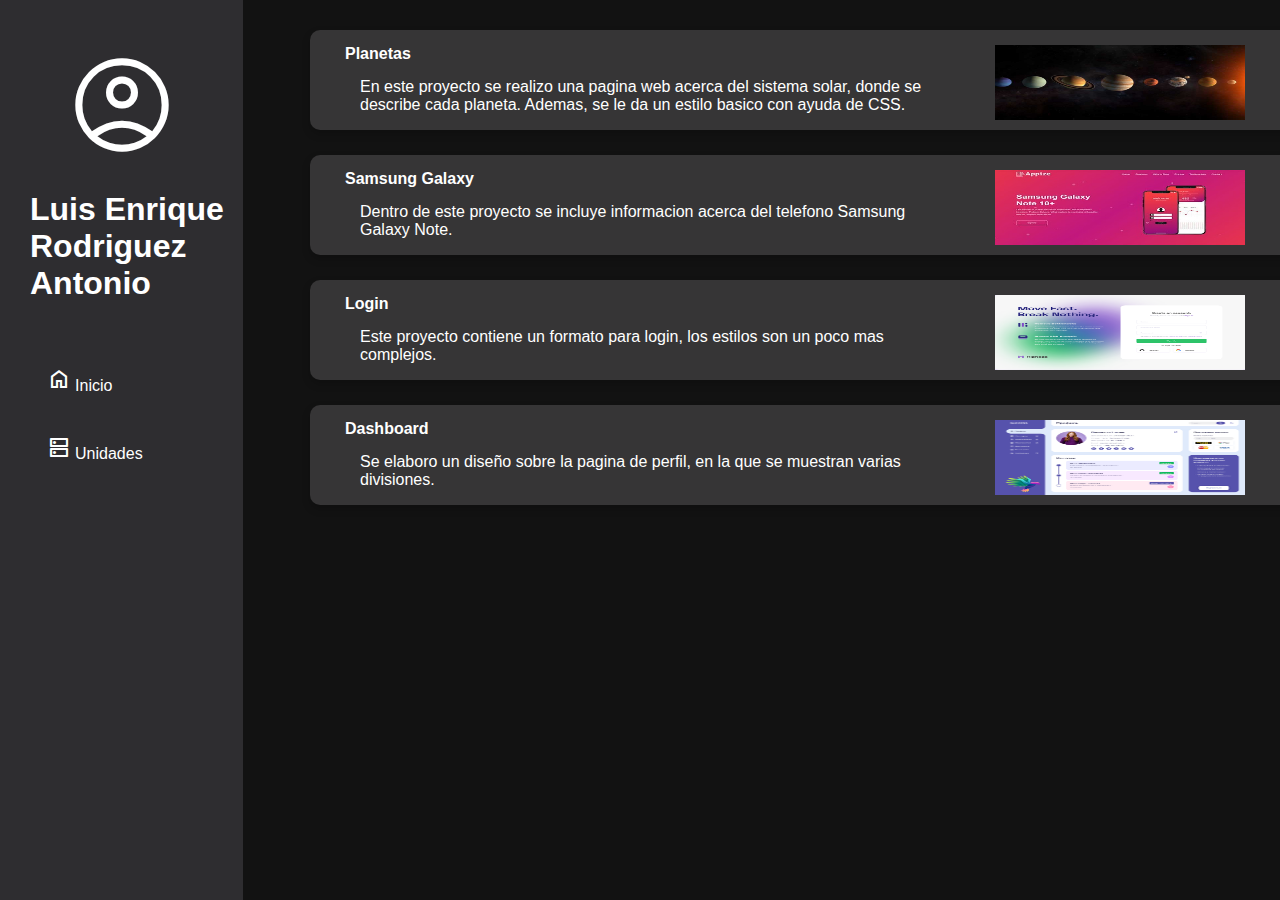
<file: index.html>
<!DOCTYPE html>
<html lang="es" style="color-scheme: dark;">
    
<head>
    <meta charset="UTF-8">
    <meta name="viewport" content="width=device-width, initial-scale=1.0">
    <title>Portafolio</title>
    <link rel="stylesheet" href="style.css">
    <link href="https://fonts.googleapis.com/css2?family=Material+Symbols+Outlined" rel="stylesheet" />
</head>

<body>
    <aside id="barra">
        <span class="material-symbols-outlined perfil">
            account_circle
        </span>
        <div id="nombre">
            <b>Luis Enrique Rodriguez Antonio</b>
        </div>
        <div id="menu">
            <ul>
                <li>
                    <div class="opciones">
                        <span class="material-symbols-outlined home">
                            home
                        </span>
                        <span id="inicio">
                            <a href="index.html"> Inicio</a>
                        </span>
                    </div>
                </li>
                <li>
                    <div class="opciones">
                        <span class="material-symbols-outlined dns">
                            dns
                        </span>
                        <span id="unidades">
                            <a href="unidades.html">Unidades</a>
                        </span>
                    </div>
                </li>
            </ul>
        </div>
    </aside>

    <main>
        <div id="tarjeta">
            <a href="src/PLANETAS/index.html" class="trabajo">
                <div class="contenido">
                    <span class="titulo"><b>Planetas</b></span>                
                    <div class="desc">
                        En este proyecto se realizo una pagina web acerca del sistema solar, donde se describe cada planeta. Ademas, se le da un estilo basico con ayuda de CSS.
                    </div>
                </div >
                <div class="img">
                    <img src="img/planetas.png" alt="">
                </div>
            </a>
            <a href="src/PAGINA/index.html" class="trabajo">
                <div class="contenido">
                    <span class="titulo"><b>Samsung Galaxy </b></span>                
                    <div class="desc">
                        Dentro de este proyecto se incluye informacion acerca del telefono Samsung Galaxy Note.
                    </div>
                </div >
                <div class="img">
                    <img src="img/samsung.png" alt="">
                </div>
            </a>
            <a href="src/LOGIN/index.html" class="trabajo">
                <div class="contenido">
                    <span class="titulo"><b>Login</b></span>                
                    <div class="desc">
                        Este proyecto contiene un formato para login, los estilos son un poco mas complejos.
                    </div>
                </div >
                <div class="img">
                    <img src="img/login.png" alt="">
                </div>
            </a>
            <a href="src/Dashboard/index.html" class="trabajo">
                <div class="contenido">
                    <span class="titulo"><b>Dashboard</b></span>                
                    <div class="desc">
                        Se elaboro un diseño sobre la pagina de perfil, en la que se muestran varias divisiones.
                    </div>
                </div >
                <div class="img">
                    <img src="img/dashboard.png" alt="">
                </div>
            </a>
            
        </div>
    </main>
</body>

</html>
</file>
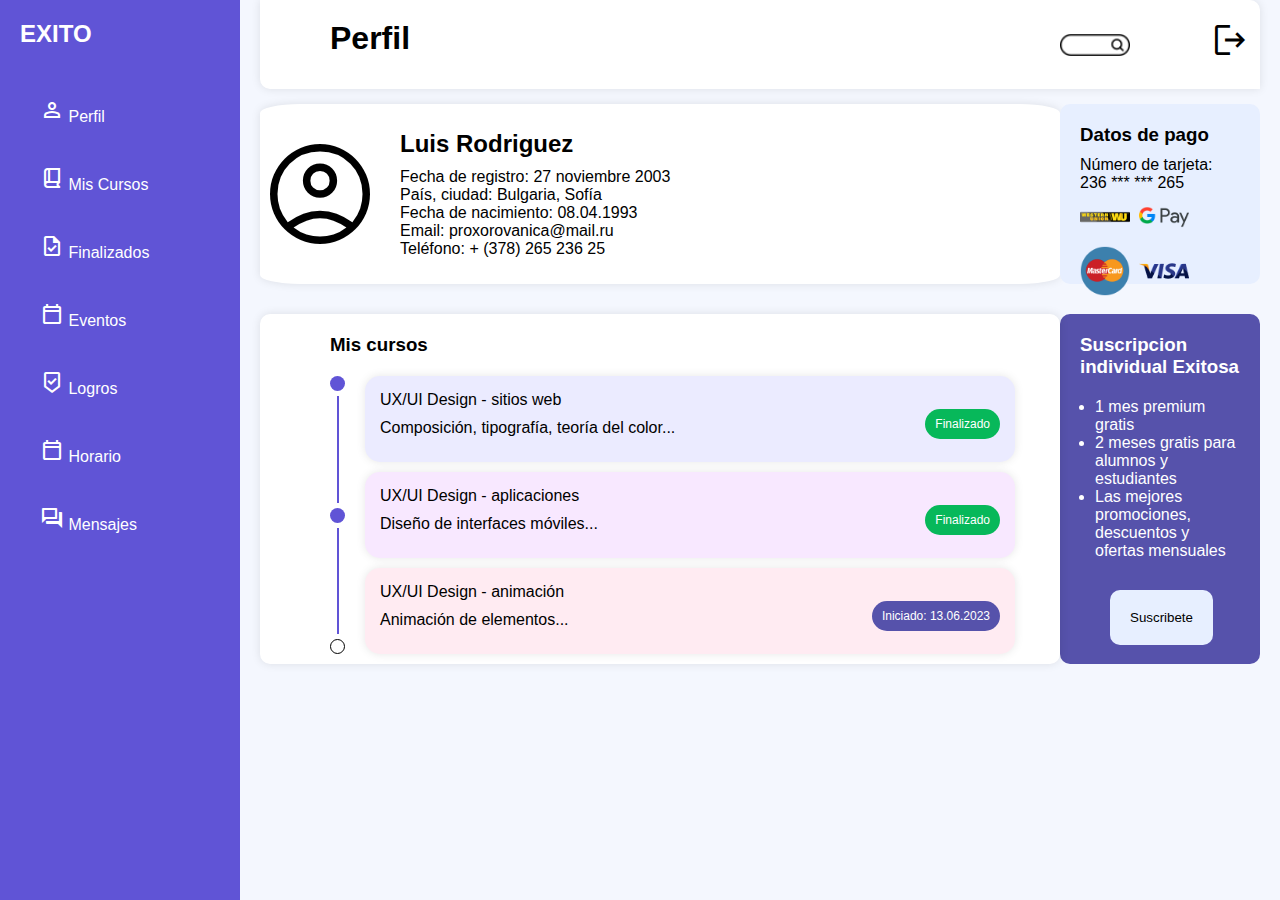
<file: src/Dashboard/index.html>
<!DOCTYPE html>
<head>
    <meta charset="UTF-8">
    <title>Perfil</title>
    <link rel="stylesheet" href="style.css">
    <link href="https://fonts.googleapis.com/css2?family=Material+Symbols+Outlined" rel="stylesheet" />
</head>
<body>
    <div class="contenedor">
        <aside class="barra-lateral">
            <div class="logo">EXITO</div>
            <nav class="menu">
                <ul>
                    <li>
                        <span class="curve-top"></span>
                        <div id="Perfil">
                            <span class="material-symbols-outlined perf">
                                person
                            </span>
                            <span class="texto">Perfil</span>
                        </div>
                        <span class="curve-bottom"></span>
                    </li>
                    <li>
                        <span class="curve-top"></span>
                        <div id="MisCursos">
                            <span class="material-symbols-outlined">
                                book_2
                            </span>
                            <span class="texto">Mis Cursos</span>
                        </div>
                        <span class="curve-bottom"></span>
                    </li>
                    <li>
                        <span class="curve-top"></span>
                        <div id="Terminados">
                            <span class="material-symbols-outlined">
                                task
                            </span>
                            <span class="texto">
                                Finalizados
                            </span>
                        </div>
                        <span class="curve-bottom"></span>
                    </li>
                    <li>
                        <span class="curve-top"></span>
                        <div id="Eventos">
                            <span class="material-symbols-outlined">
                                calendar_today
                            </span>
                            <span class="texto">
                                Eventos
                            </span>
                        </div>
                        <span class="curve-bottom"></span>
                    </li>
                    <li>
                        <span class="curve-top"></span>
                        <div id="Logros">
                            <span class="material-symbols-outlined">
                                beenhere
                            </span>
                            <span class="texto">
                                Logros
                            </span>
                        </div>
                        <span class="curve-bottom"></span>
                    </li>
                    <li>
                        <span class="curve-top"></span>
                        <div id="Horario">
                            <span class="material-symbols-outlined">
                                calendar_today
                            </span>
                            <span class="texto">   
                                Horario
                            </span>
                        </div>
                        <span class="curve-bottom"></span>
                    </li>
                    <li>
                        <span class="curve-top"></span>
                        <div id="Mensajes">
                            <span class="material-symbols-outlined">
                                forum
                            </span>
                            <span class="texto">   
                                Mensajes
                            </span>
                        </div>
                        <span class="curve-bottom"></span>
                    </li>
                </ul>
            </nav>
        </aside>

        <main class="contenido-principal">
            <header>
                <div id="titulo">
                    <h1>Perfil</h1>
                </div>
                <div class="derecho">
                    <div id="busqueda">
                        <img src="img/barra-de-busqueda.png" alt="">
                    </div>
                    <div id="out">
                        <span class="material-symbols-outlined logout">
                            logout
                        </span>
                    </div>
                </div>                
            </header>

            <section class="cabecera-perfil">
                <div class="info-perfil">
                    <div class="foto-perfil">
                        <span class="material-symbols-outlined fotoperfiles">
                            account_circle
                        </span>
                    </div>
                    
                    <div class="datos">
                        <h2>Luis Rodriguez</h2>
                        <p>Fecha de registro: 27 noviembre 2003</p>
                        <p>País, ciudad: Bulgaria, Sofía</p>
                        <p>Fecha de nacimiento: 08.04.1993</p>
                        <p>Email: proxorovanica@mail.ru</p>
                        <p>Teléfono: + (378) 265 236 25</p>
                    </div>
                </div>
                <div class="info-pago">
                    <h3>Datos de pago</h3>
                    <p>Número de tarjeta: 236 *** *** 265</p>
                    <div class="metodos-pago">
                        <img src="img/western-union.png" alt="Western Union">
                        <img src="img/gpay.png" alt="Google Pay">
                        <img src="img/mastercard.png" alt="Mastercard">
                        <img src="img/visa.png" alt="Visa">
                    </div>
                </div>
            </section>

            <section class="seccion-cursos">
                <div class="uno">
                    <h3>Mis cursos</h3>
                    <div class="lista-cursos-con-barra">
                        <div class="barra-progreso">
                            <div class="punto"></div>
                            <div class="linea"></div>
                            <div class="punto"></div>
                            <div class="linea"></div>
                            <div class="puntoVacio"></div>
                        </div>
                        <div class="lista-cursos">
                            <div class="curso finalizado c1">
                                <div class="textos">
                                    <p>UX/UI Design - sitios web</p>
                                    <p>Composición, tipografía, teoría del color...</p>
                                </div>                        
                                <span class="estado">Finalizado</span>
                            </div>
                            <div class="curso finalizado c2">
                                <div class="textos">
                                    <p>UX/UI Design - aplicaciones</p>
                                    <p>Diseño de interfaces móviles...</p>
                                </div>                        
                                <span class="estado">Finalizado</span>
                            </div>
                            <div class="curso en-progreso c3">
                                <div class="textos">
                                    <p>UX/UI Design - animación</p>
                                    <p>Animación de elementos...</p>
                                </div>
                                <span class="estado estado2">Iniciado: 13.06.2023</span>
                            </div>
                        </div>
                    </div>
                </div>
                <div class="dos">
                    <h3>Suscripcion individual Exitosa</h3>
                    <ul>
                        <li>1 mes premium gratis</li>
                        <li>2 meses gratis para alumnos y estudiantes</li>
                        <li>Las mejores promociones, descuentos y ofertas mensuales</li>
                    </ul>
                    <input type="button" value="Suscribete" class="suscribir">
                </div>
            </section>
        </main>
    </div>
</body>
</html>
</file>
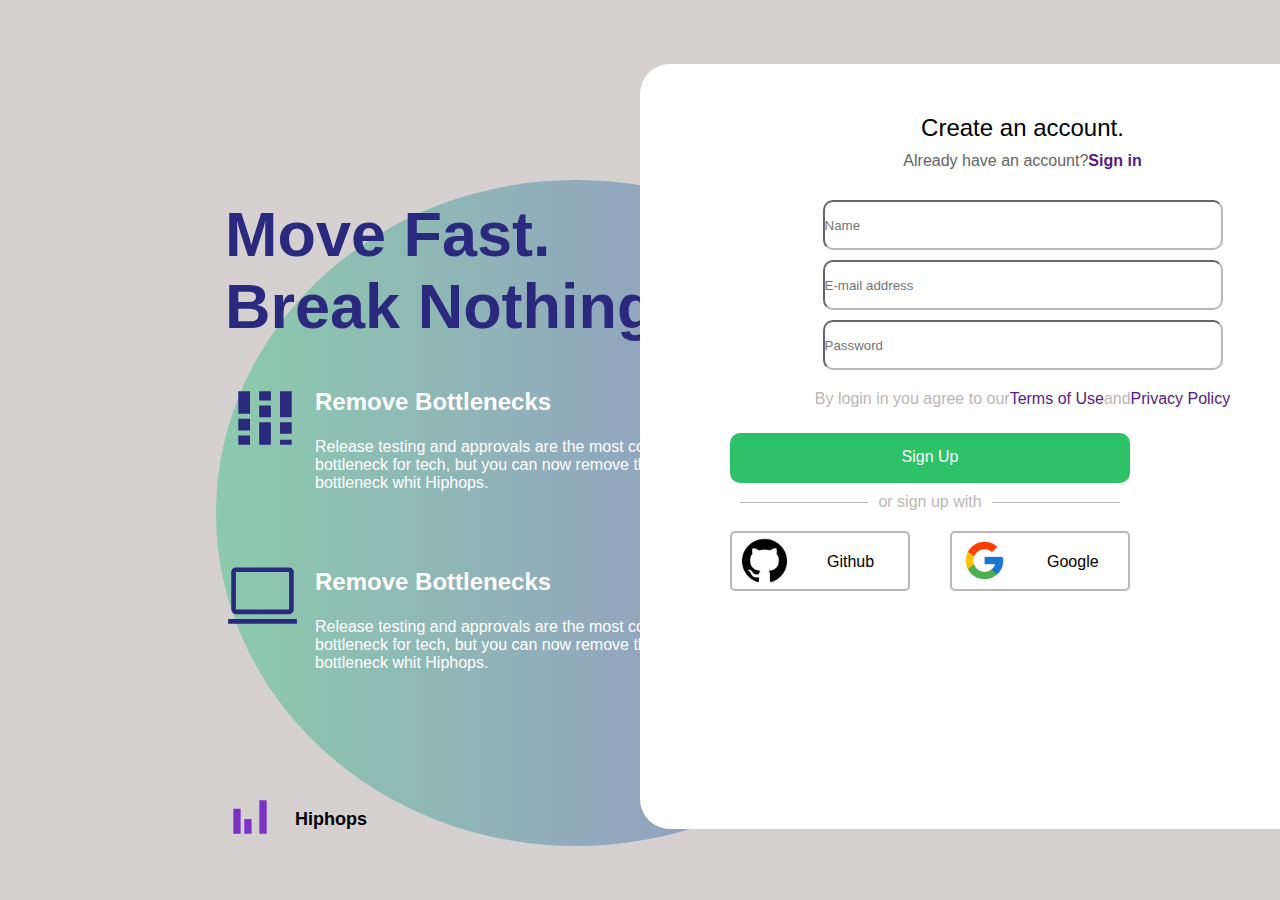
<file: src/LOGIN/index.html>
<!DOCTYPE html>
<head>
    <meta charset="UTF-8">
    <title>Login</title>
    <link rel="stylesheet" href="style.css">
    <link href="https://fonts.googleapis.com/css2?family=Material+Symbols+Outlined" rel="stylesheet" />
</head>

<body>
    <div id="degradado"></div>

    <div id="tituloG"><b>Move Fast. Break Nothing.</b></div>

    <div class="relleno">
        <div id="remove">
            <span class="material-symbols-outlined barras">
                full_stacked_bar_chart
            </span>
            <div class="titulo">
                <b>Remove Bottlenecks</b>
            </div>
            <div class="text">
                Release testing and approvals are the most common bottleneck for tech, but you can now remove that bottleneck whit Hiphops.
            </div>
        </div>

        <div id="access">
            <span class="material-symbols-outlined pc">
                computer
            </span>
            <div class="titulo">
                <b>Remove Bottlenecks</b>
            </div>
            <div class="text">
                Release testing and approvals are the most common bottleneck for tech, but you can now remove that bottleneck whit Hiphops.
            </div>
        </div>

        <div id="logo">
            <div id="nombre"><b>Hiphops</b></div>
            <span class="material-symbols-outlined bandera">
                grouped_bar_chart
            </span>
        </div>
    </div>

    <main>
        <div id="crear">
            Create an account.
        </div>
        <div id="sign">
            Already have an account? <a href=""><b>Sign in</b></a>
        </div>

        <div class="campos">
            <div id="campo1">
                <input type="text" placeholder="Name">
            </div>
            <div id="campo2">
                <input type="text" placeholder="E-mail address">
            </div>
            <div id="campo3">
                <input type="password" placeholder="Password">
            </div>
        </div>

        <div id="terminos">
            By login in you agree to our <a href="">Terms of Use</a> and <a href="">Privacy Policy</a>
        </div>

        <div id="iniciar">
            <span id="relleno">Sign Up</span>            
        </div>

        <div id="or">
            <hr class="line-left">
            <span>or sign up with</span>
            <hr class="line-right">
        </div>
        
        <div id="tipos">
            <div id="git">
                <div id="img-git">
                    <img src="img/github.png" alt="">
                </div>
                <div id="text-git">
                    Github
                </div>
            </div>
            <div id="google">
                <div id="img-google">
                    <img src="img/google2.png" alt="">
                </div>
                <div id="text-google">
                    Google
                </div>
            </div>
        </div>
    </main>
</body>

</html>
</file>
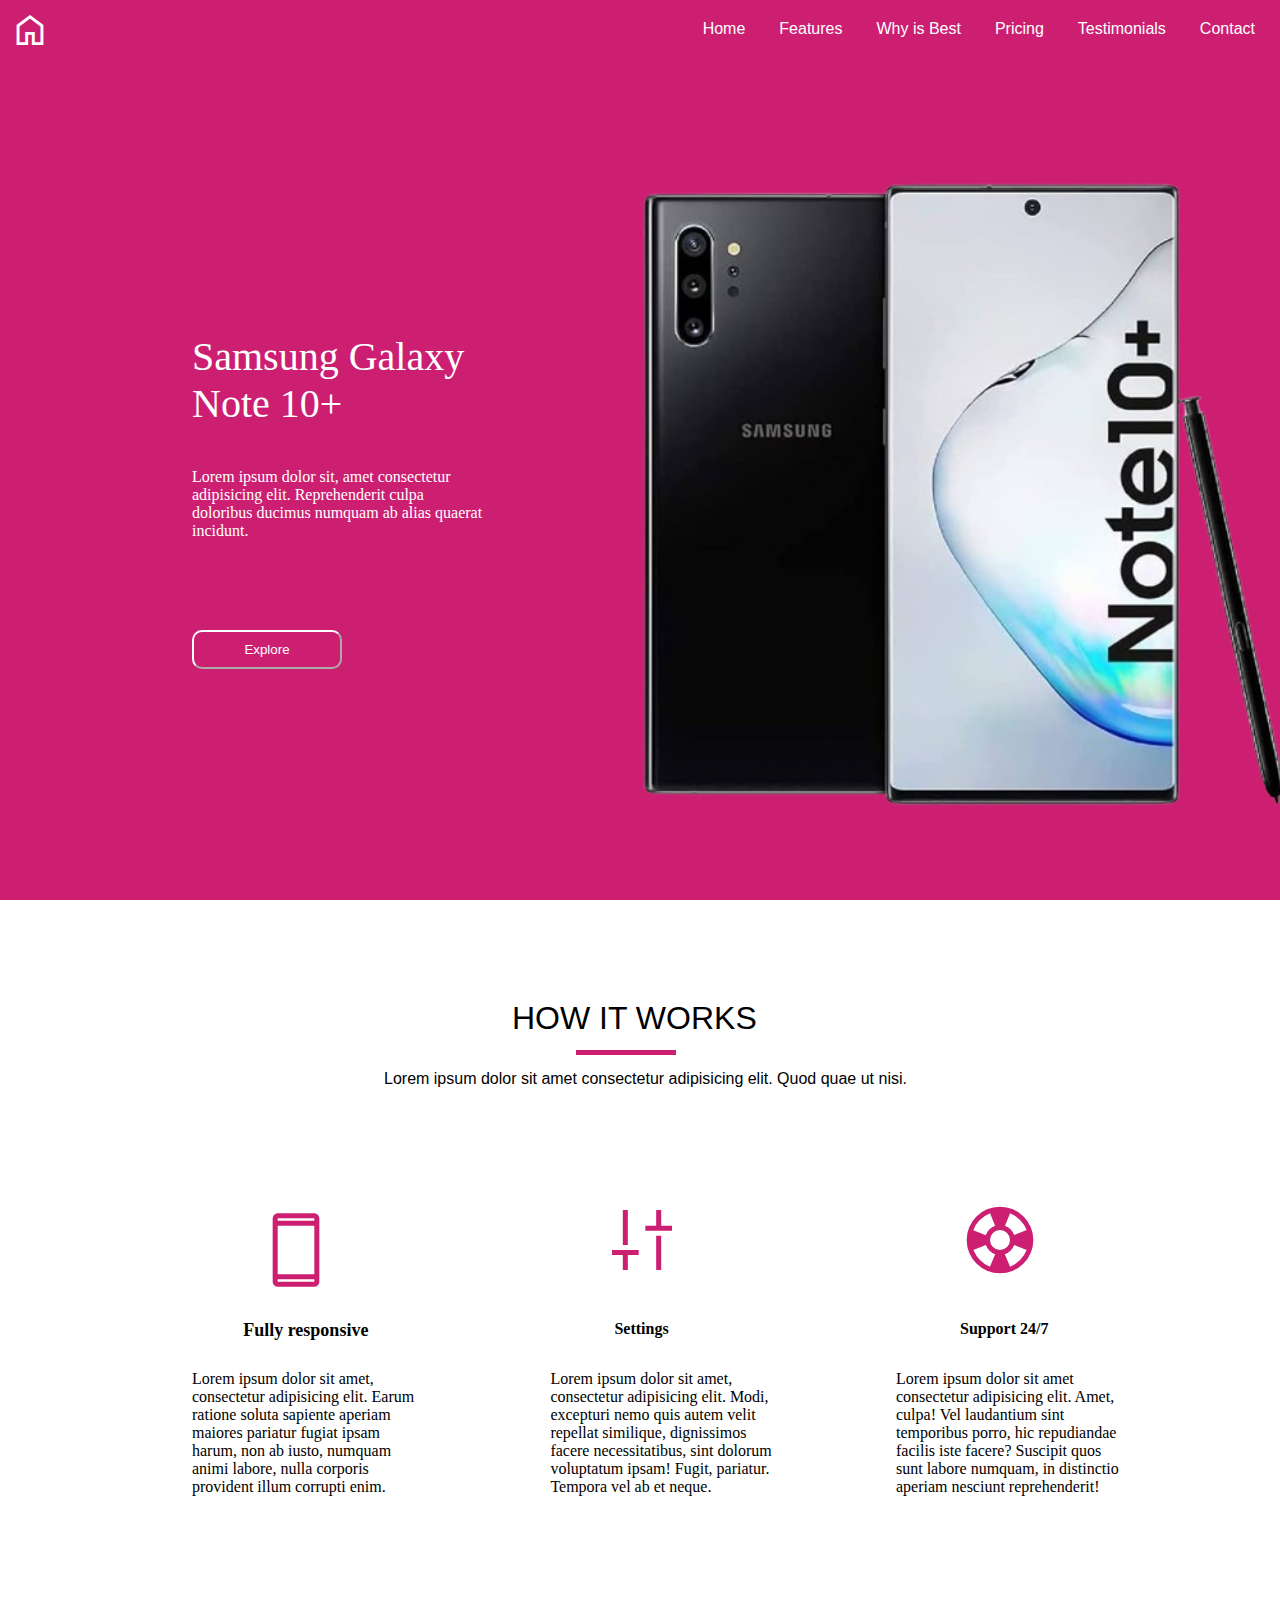
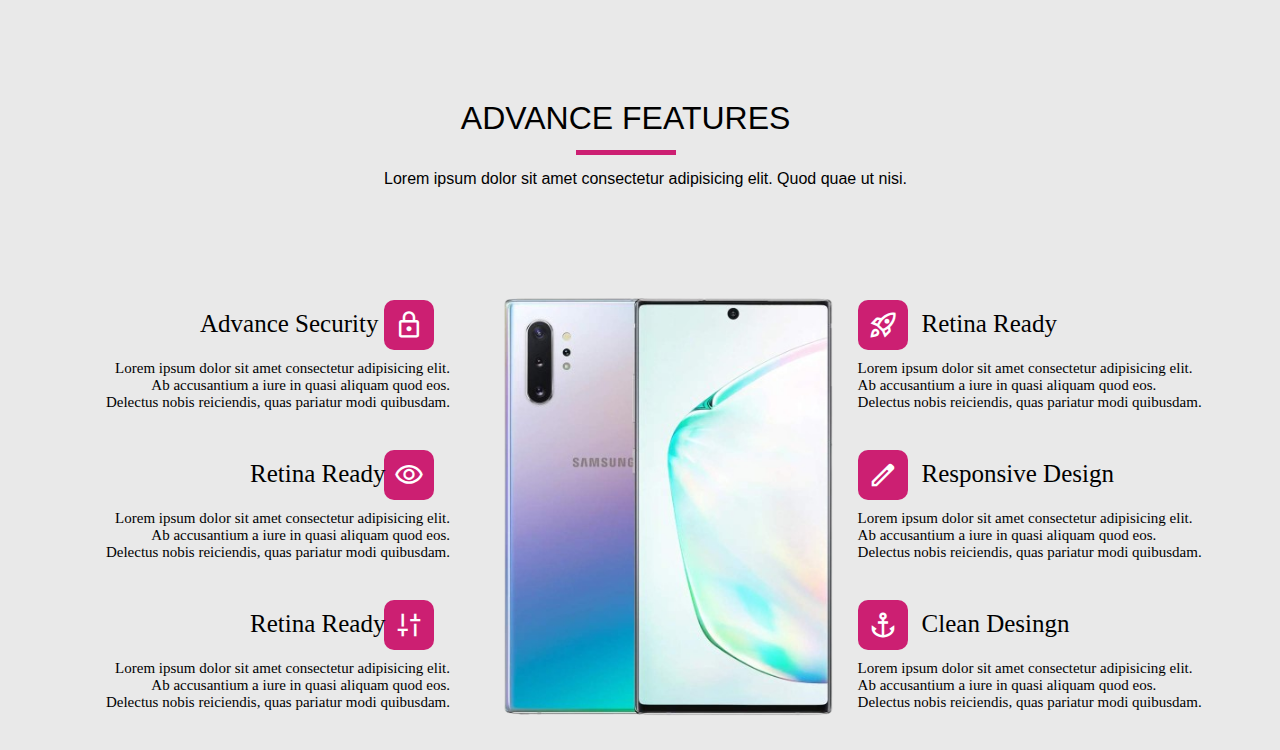
<file: src/PAGINA/index.html>
<!DOCTYPE html>

<head>
    <meta charset="UTF-8"> 
    <title>Pagina</title>
    <link rel="stylesheet" href="style.css">
	<link href="https://fonts.googleapis.com/css2?family=Material+Symbols+Outlined" rel="stylesheet" />
</head>

<body>
    <header>
        <div class="logo">
			<span class="material-symbols-outlined home">
				home
			</span>
		</div>
		<nav>
			<ul>
				<li><a href="#">Home</a></li>
				<li><a href="#">Features</a></li>
				<li><a href="#">Why is Best</a></li>
				<li><a href="#">Pricing</a></li>
				<li><a href="#">Testimonials</a></li>
                <li><a href="#">Contact</a></li>
			</ul>
		</nav>
	</header>
    <main>
		<div class="contenedor">
			<div class="titulo">
				Samsung Galaxy <br> Note 10+
			</div>
			<div class="descripcion">
				Lorem ipsum dolor sit, amet consectetur <br> adipisicing elit. Reprehenderit culpa <br> doloribus ducimus numquam ab alias quaerat <br> incidunt.
			</div>			
			<button class="boton">Explore</button>			
			<div class="img-desc">
				<img src="img/telefono.png" alt="">
			</div>
		</div>
    </main>
	<div class="menu1">
		<div class="titulo-menu">
			HOW IT WORKS
		</div>
		<div class="barrita"></div>
		<div class="mini">
			Lorem ipsum dolor sit amet consectetur adipisicing elit. Quod quae ut nisi.
		</div>

		<div>
			<span class="material-symbols-outlined phone">
				smartphone
			</span>
			<div class="titulo-phone">
				<b>Fully responsive</b>
			</div>
			<div class="text-phone">
				Lorem ipsum dolor sit amet, consectetur adipisicing elit. Earum ratione soluta sapiente aperiam maiores pariatur fugiat ipsam harum, non ab iusto, numquam animi labore, nulla corporis provident illum corrupti enim.
			</div>
		</div>

		<div>
			<span class="material-symbols-outlined conf">
				discover_tune
			</span>
			<div class="titulo-conf">
				<b>Settings</b>
			</div>
			<div class="text-conf">
				Lorem ipsum dolor sit amet, consectetur adipisicing elit. Modi, excepturi nemo quis autem velit repellat similique, dignissimos facere necessitatibus, sint dolorum voluptatum ipsam! Fugit, pariatur. Tempora vel ab et neque.
			</div>
		</div>

		<div>
			<span class="material-symbols-outlined safe">
				support
			</span>
			<div class="titulo-safe">
				<b>Support 24/7</b>
			</div>
			<div class="text-safe">
				Lorem ipsum dolor sit amet consectetur adipisicing elit. Amet, culpa! Vel laudantium sint temporibus porro, hic repudiandae facilis iste facere? Suscipit quos sunt labore numquam, in distinctio aperiam nesciunt reprehenderit!
			</div>
		</div>
	</div>

	<div class="menu2">
		<div class="titulo-menu2">
			ADVANCE FEATURES
		</div>
		<div class="barrita"></div>
		<div class="mini">
			Lorem ipsum dolor sit amet consectetur adipisicing elit. Quod quae ut nisi.
		</div>
		
		<div class="img-menu2">
			<img src="img/telefono2.png" alt="">
		</div>

		<div id="lock">
			<div class="marco">
				<span class="material-symbols-outlined lock">
					lock
				</span>
			</div>
			<div class="titulo1">
				Advance Security
			</div>
			<div id="texto1">
				Lorem ipsum dolor sit amet consectetur adipisicing elit. Ab accusantium a iure in quasi aliquam quod eos. Delectus nobis reiciendis, quas pariatur modi quibusdam.
			</div>
		</div>

		<div id="retina">
			<div id="marco2">
				<span class="material-symbols-outlined eye">
					visibility
				</span>
			</div>
			<div id="titulo2">
				Retina Ready
			</div>
			<div id="texto2">
				Lorem ipsum dolor sit amet consectetur adipisicing elit. Ab accusantium a iure in quasi aliquam quod eos. Delectus nobis reiciendis, quas pariatur modi quibusdam.
			</div>
		</div>

		<div id="customize">
			<div id="marco3">
				<span class="material-symbols-outlined custom">
					discover_tune
				</span>
			</div>
			<div id="titulo3">
				Retina Ready
			</div>
			<div id="texto3">
				Lorem ipsum dolor sit amet consectetur adipisicing elit. Ab accusantium a iure in quasi aliquam quod eos. Delectus nobis reiciendis, quas pariatur modi quibusdam.
			</div>
		</div>

		<div id="features">
			<div id="marco4">
				<span class="material-symbols-outlined rocket">
					rocket_launch
				</span>
			</div>
			<div id="titulo4">
				Retina Ready
			</div>
			<div id="texto4">
				Lorem ipsum dolor sit amet consectetur adipisicing elit. Ab accusantium a iure in quasi aliquam quod eos. Delectus nobis reiciendis, quas pariatur modi quibusdam.
			</div>
		</div>

		<div id="desing">
			<div id="marco5">
				<span class="material-symbols-outlined pencil">
					edit
				</span>
			</div>
			<div id="titulo5">
				Responsive Design
			</div>
			<div id="texto5">
				Lorem ipsum dolor sit amet consectetur adipisicing elit. Ab accusantium a iure in quasi aliquam quod eos. Delectus nobis reiciendis, quas pariatur modi quibusdam.
			</div>
		</div>

		<div id="clean">
			<div id="marco6">
				<span class="material-symbols-outlined ancla">
					anchor
				</span>
			</div>
			<div id="titulo6">
				Clean Desingn
			</div>
			<div id="texto6">
				Lorem ipsum dolor sit amet consectetur adipisicing elit. Ab accusantium a iure in quasi aliquam quod eos. Delectus nobis reiciendis, quas pariatur modi quibusdam.
			</div>
		</div>
	</div>
</body>
</html>
</file>
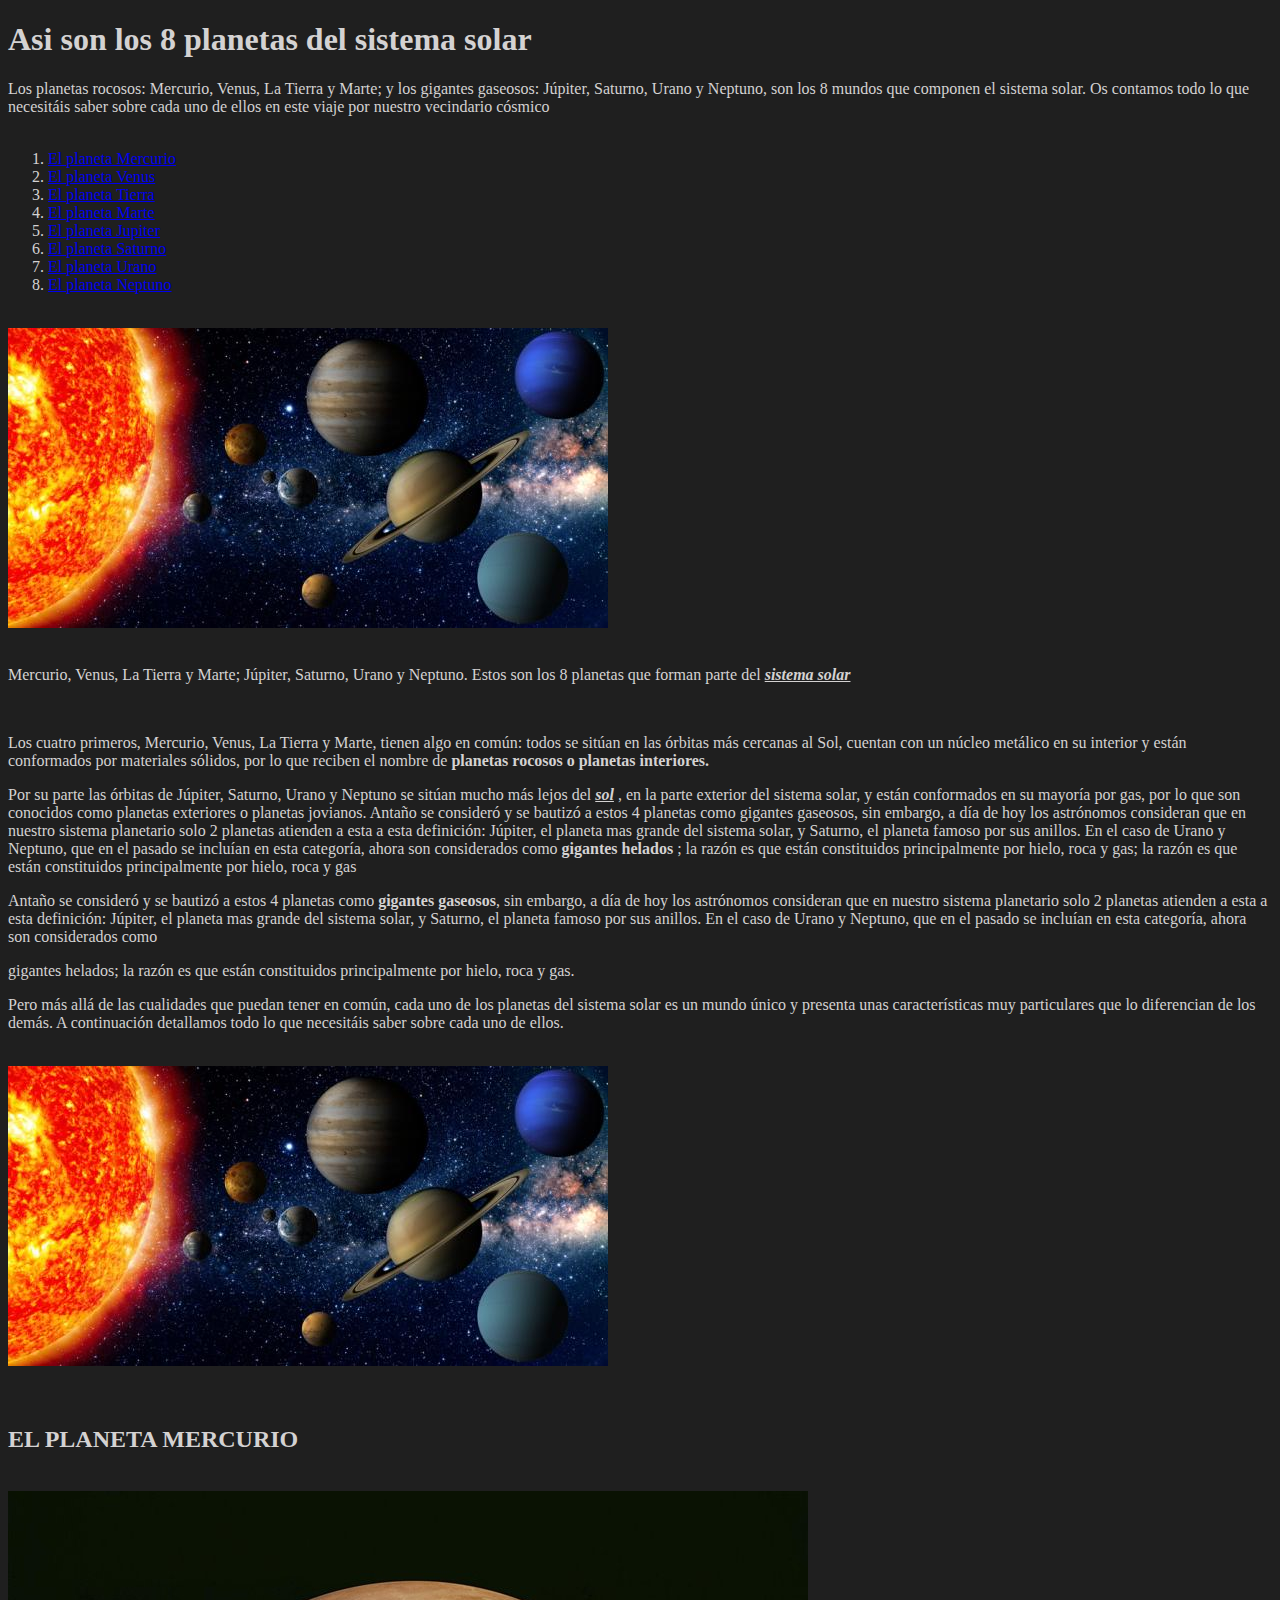
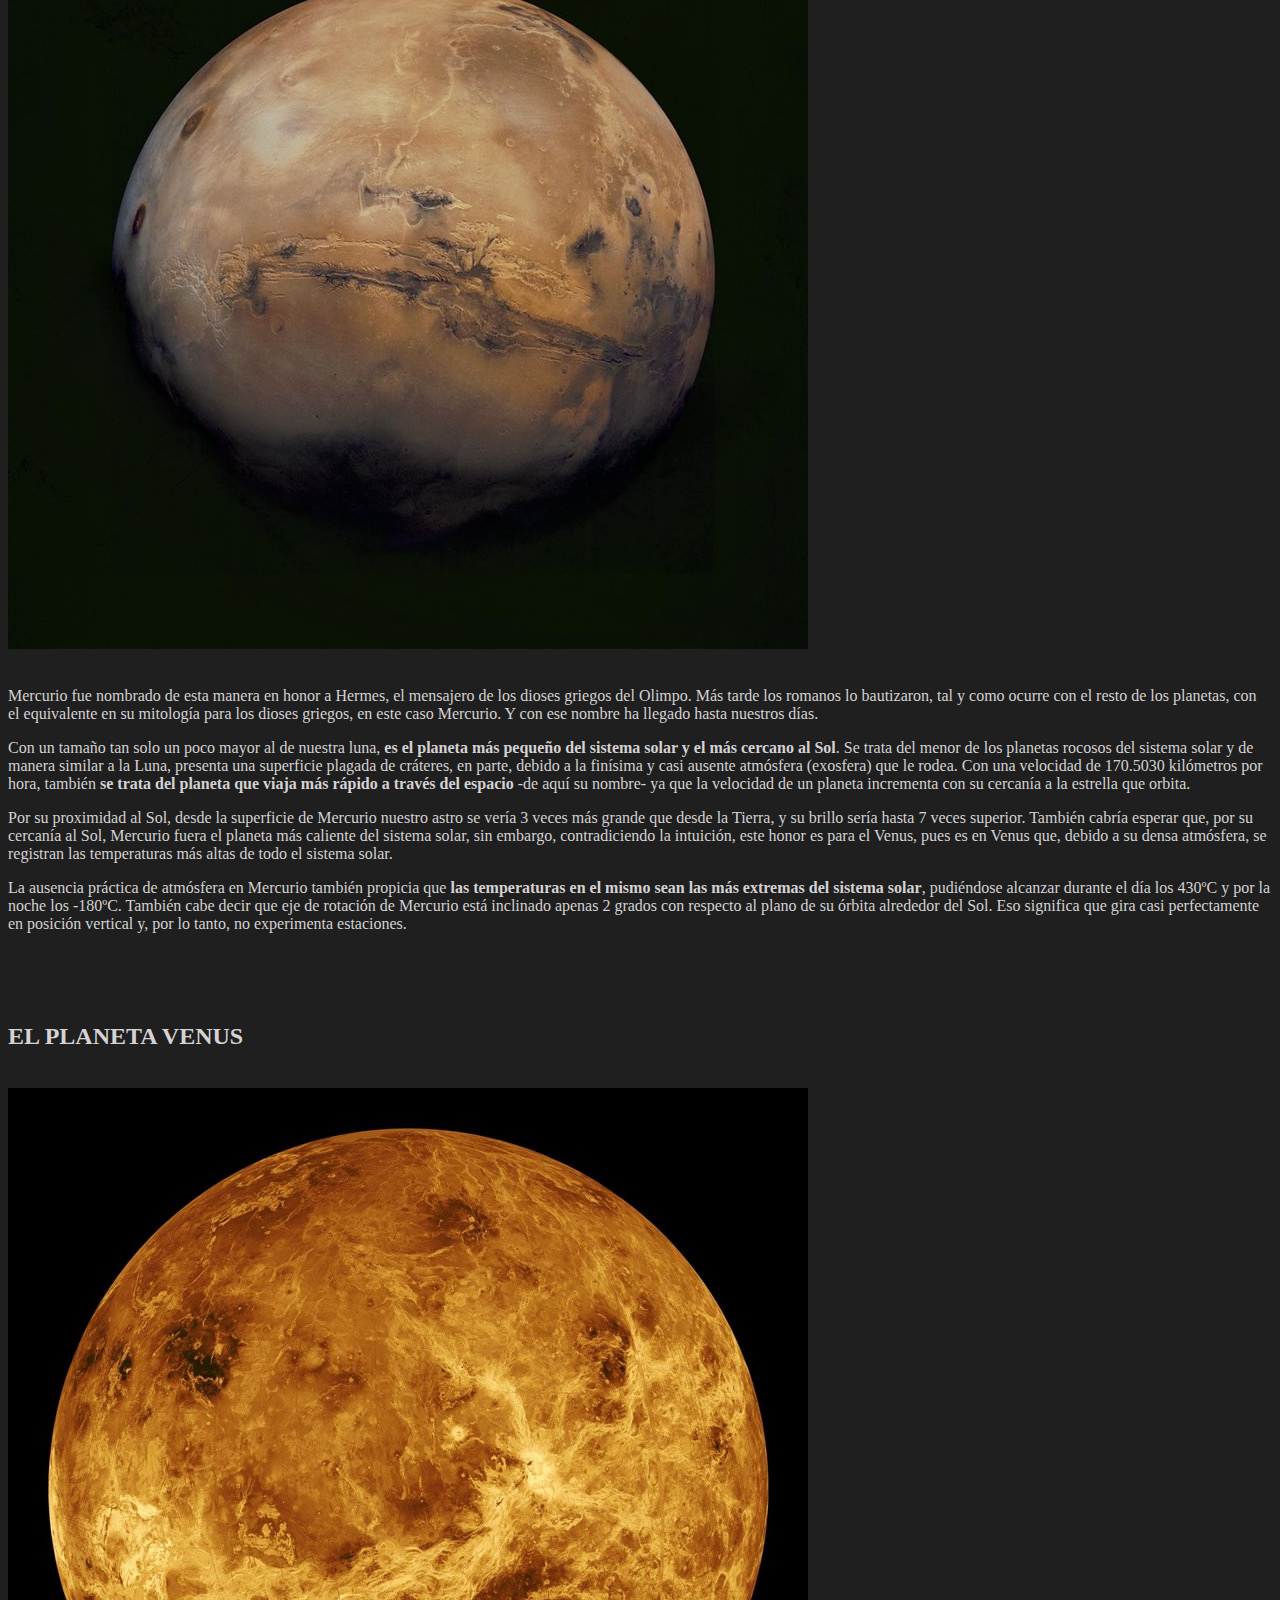
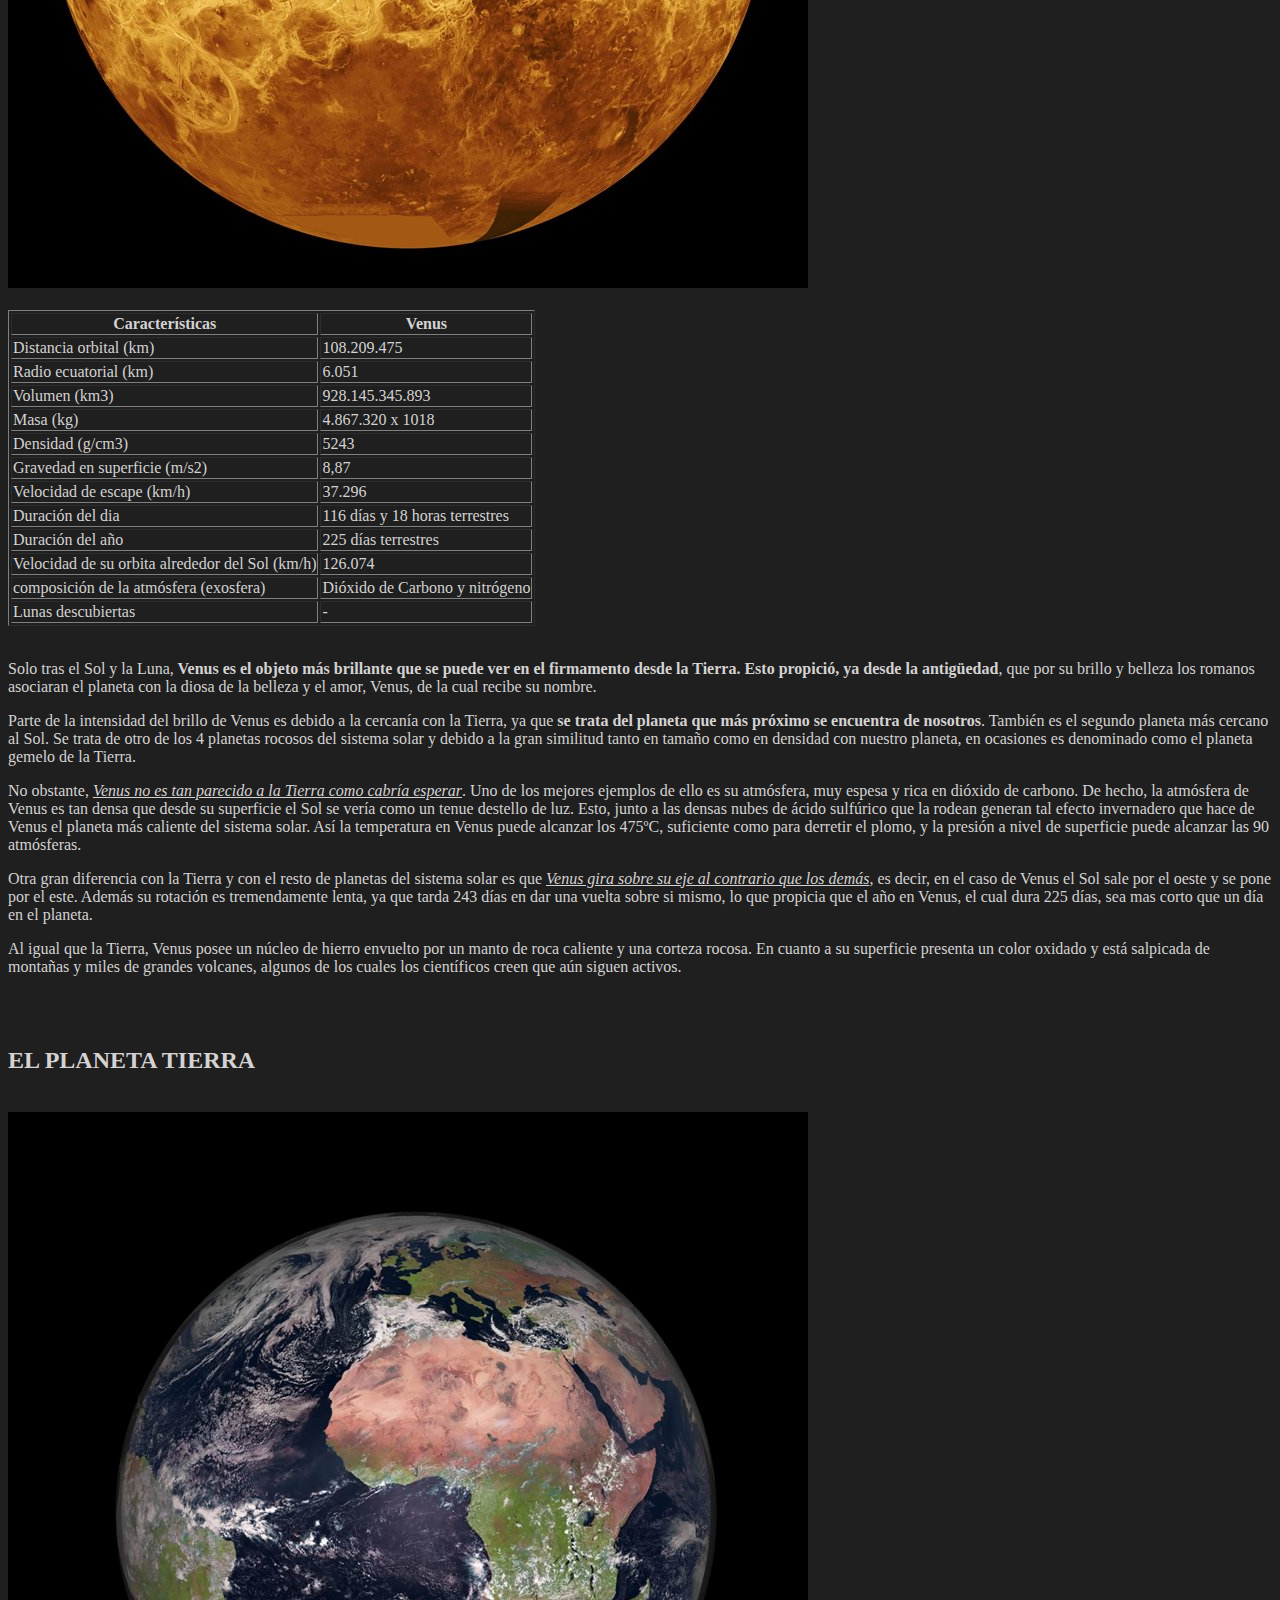
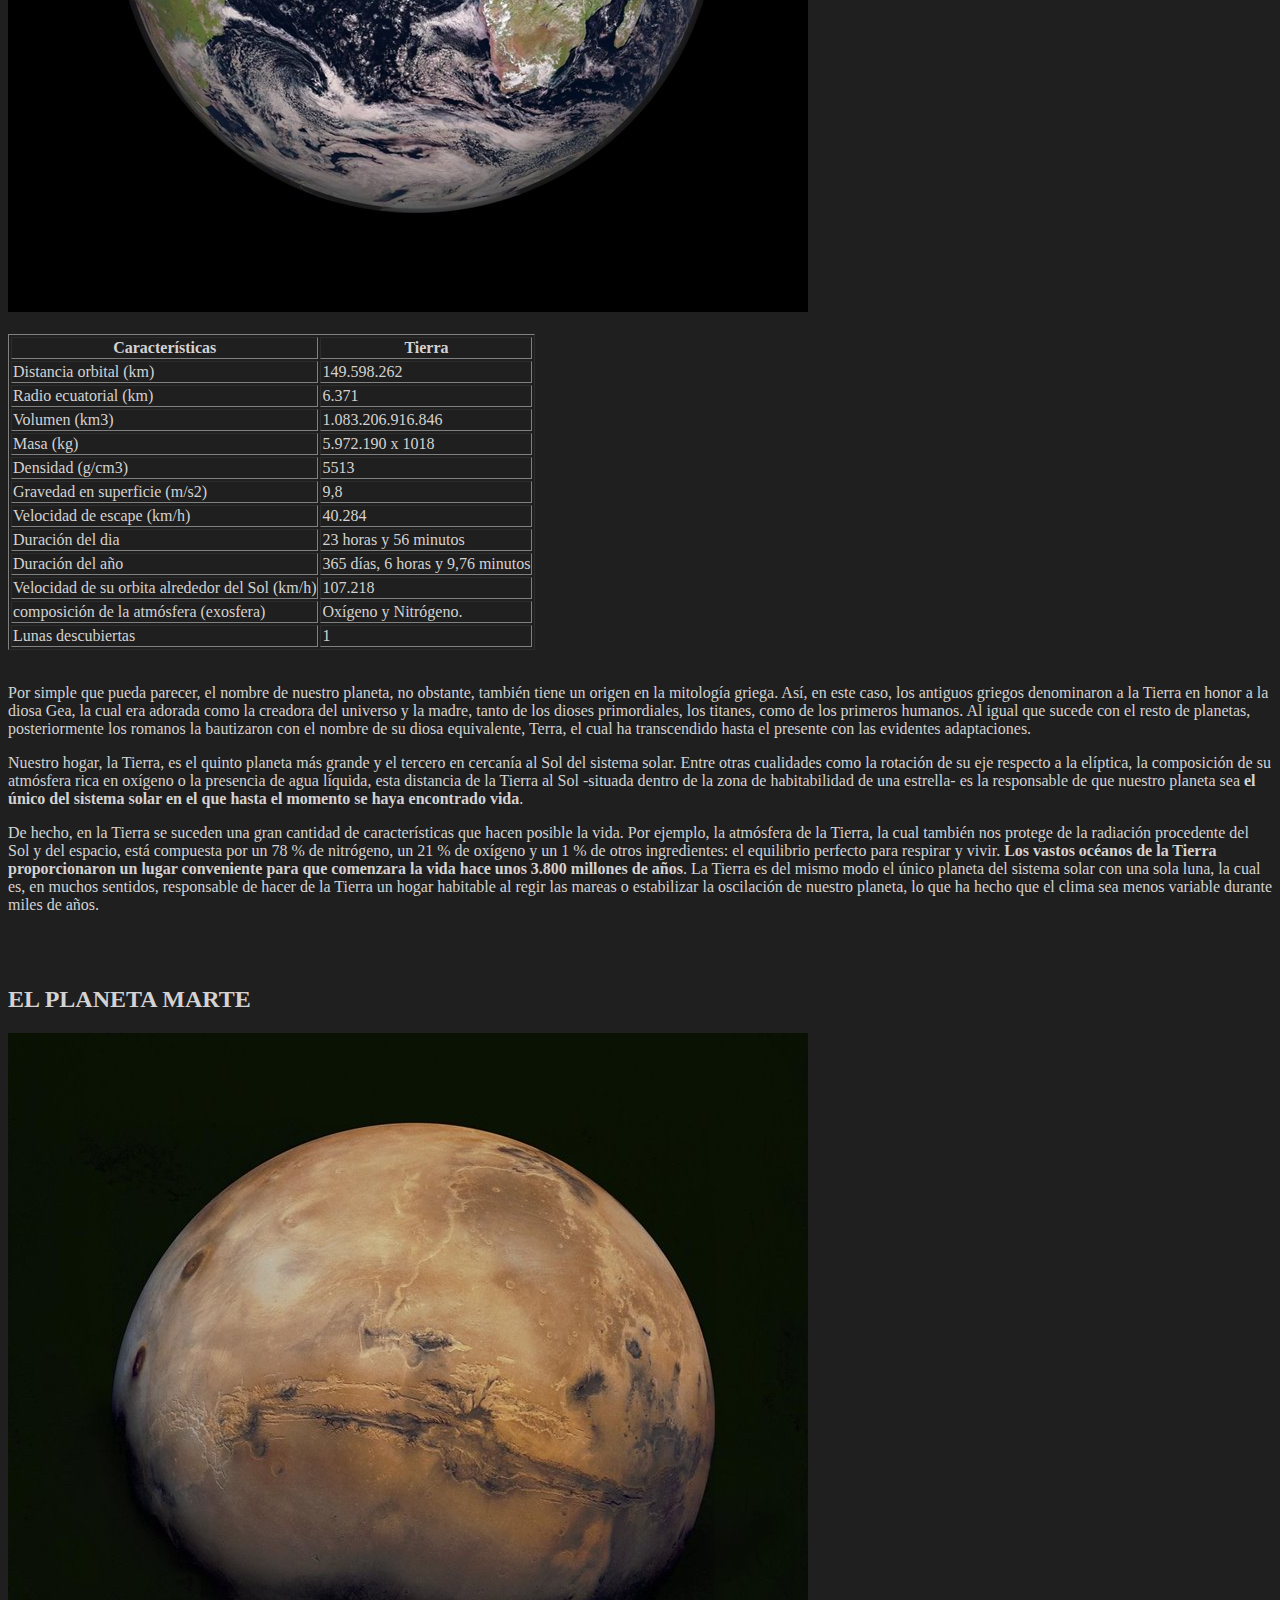
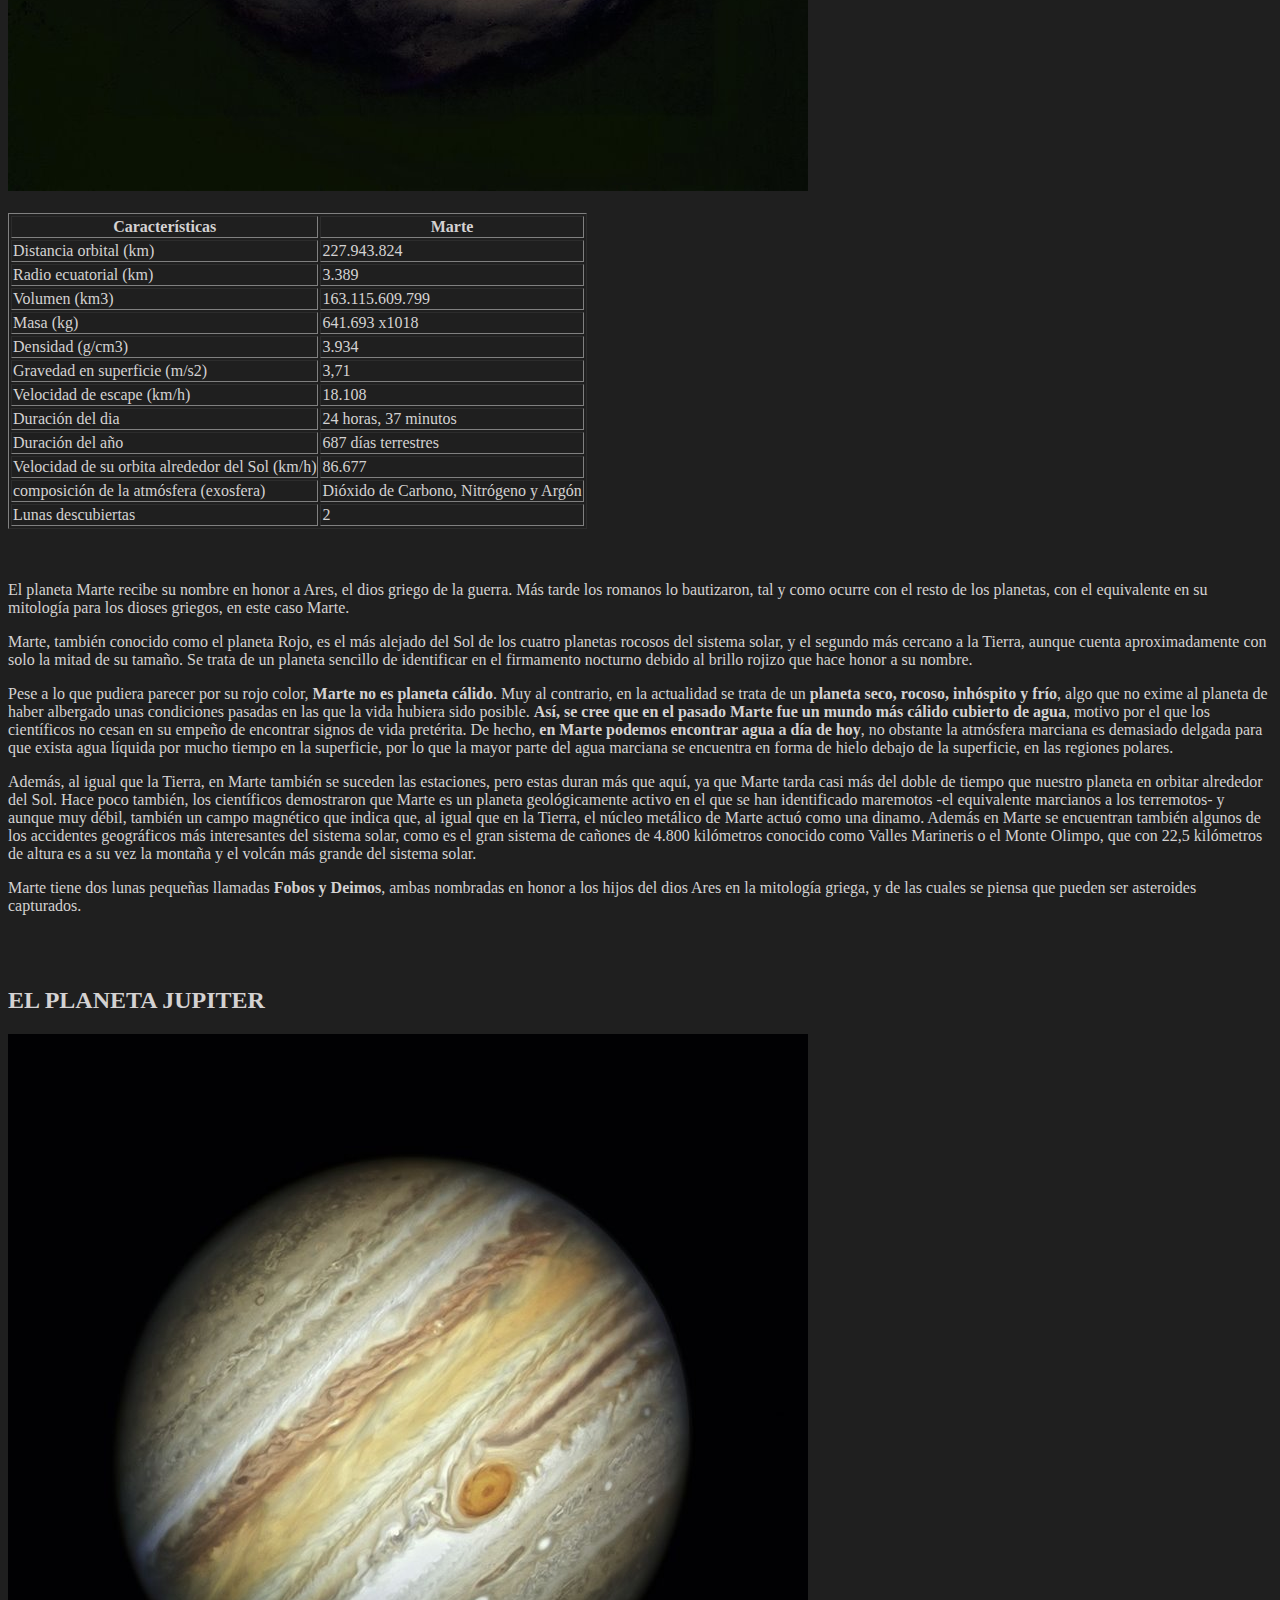
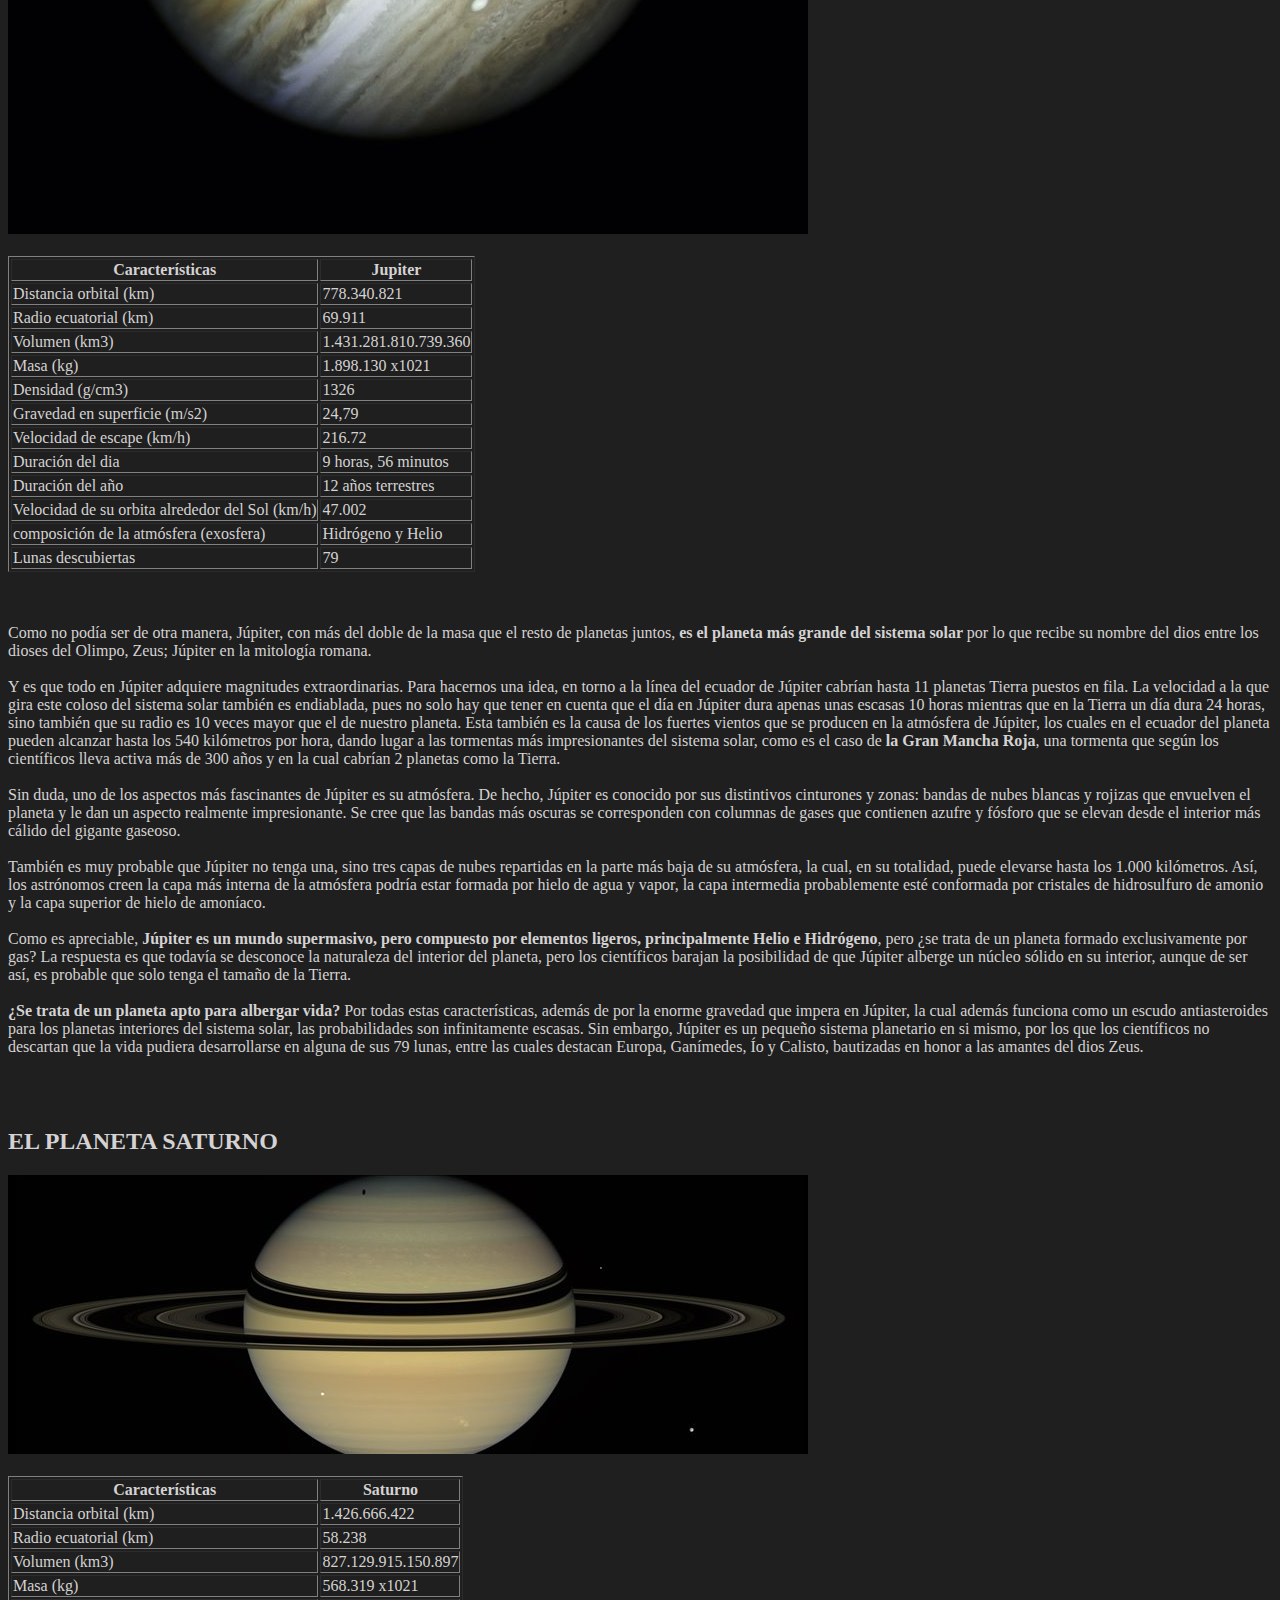
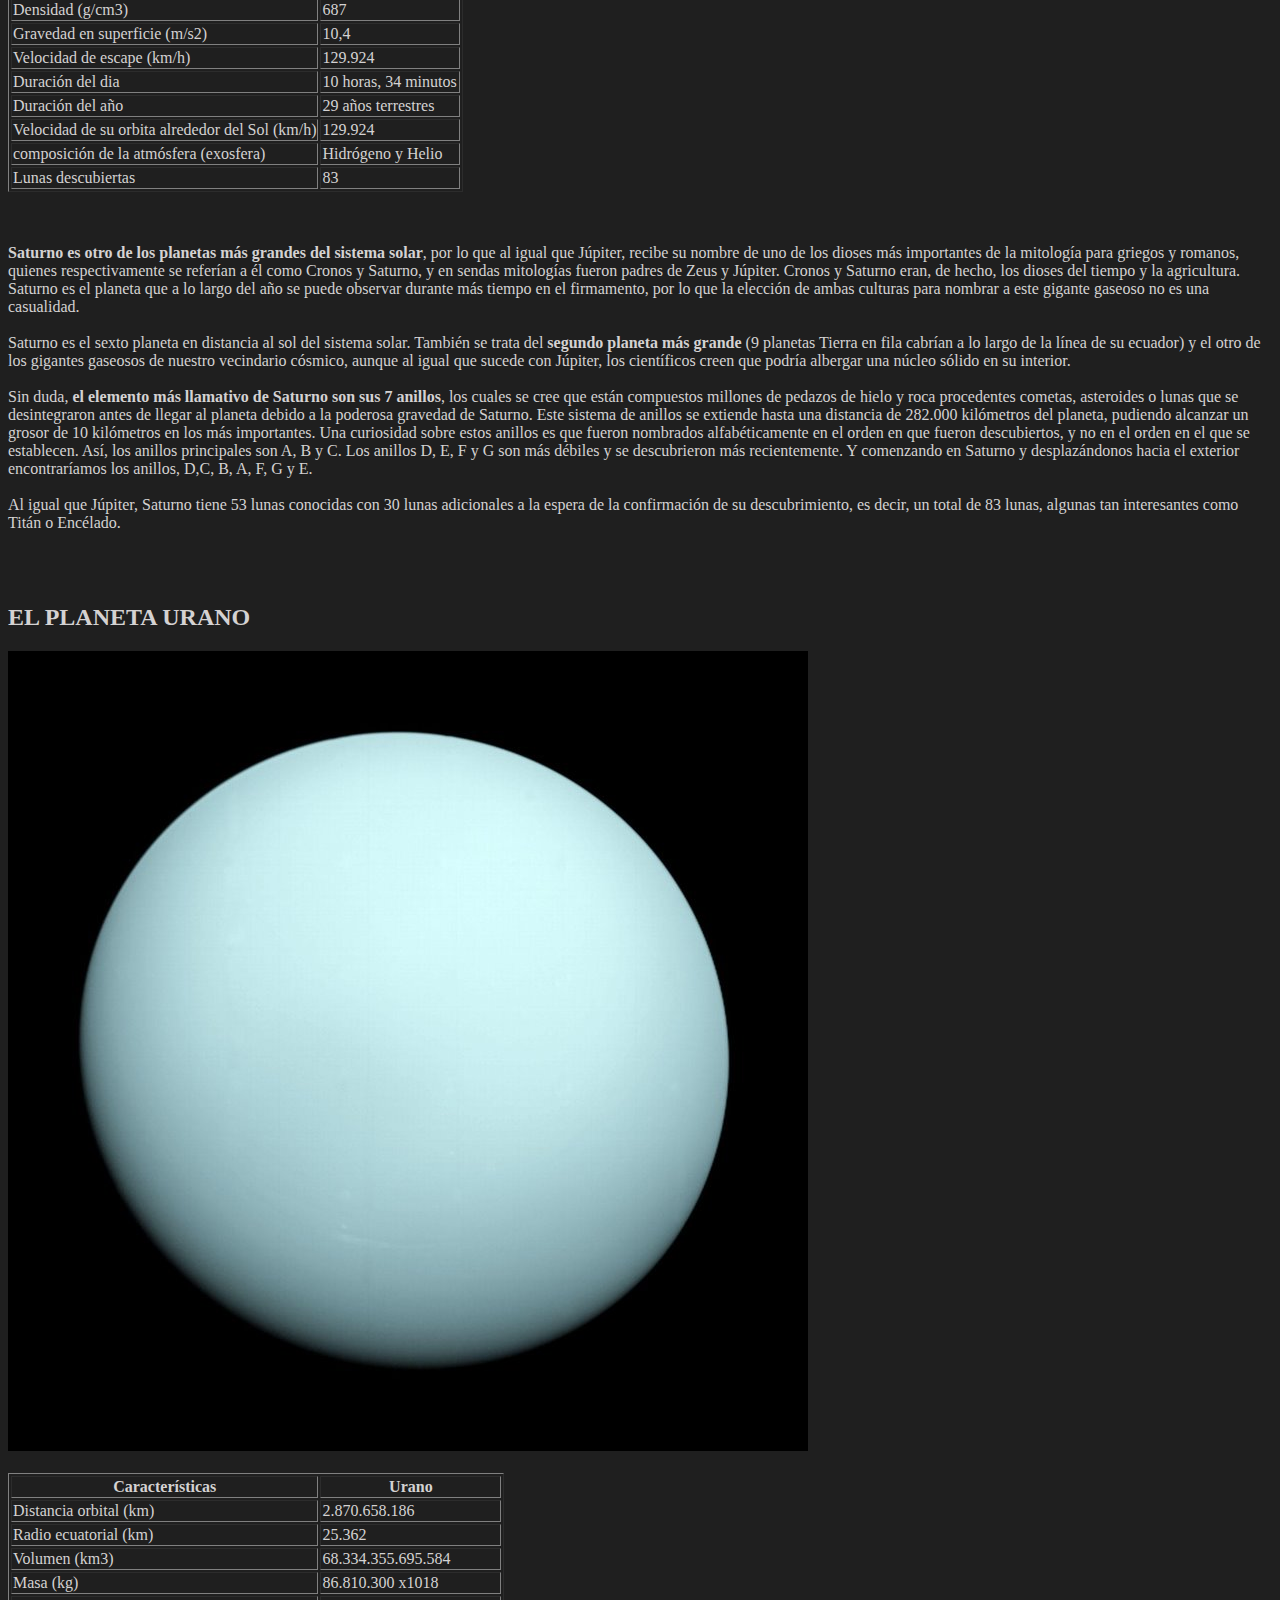
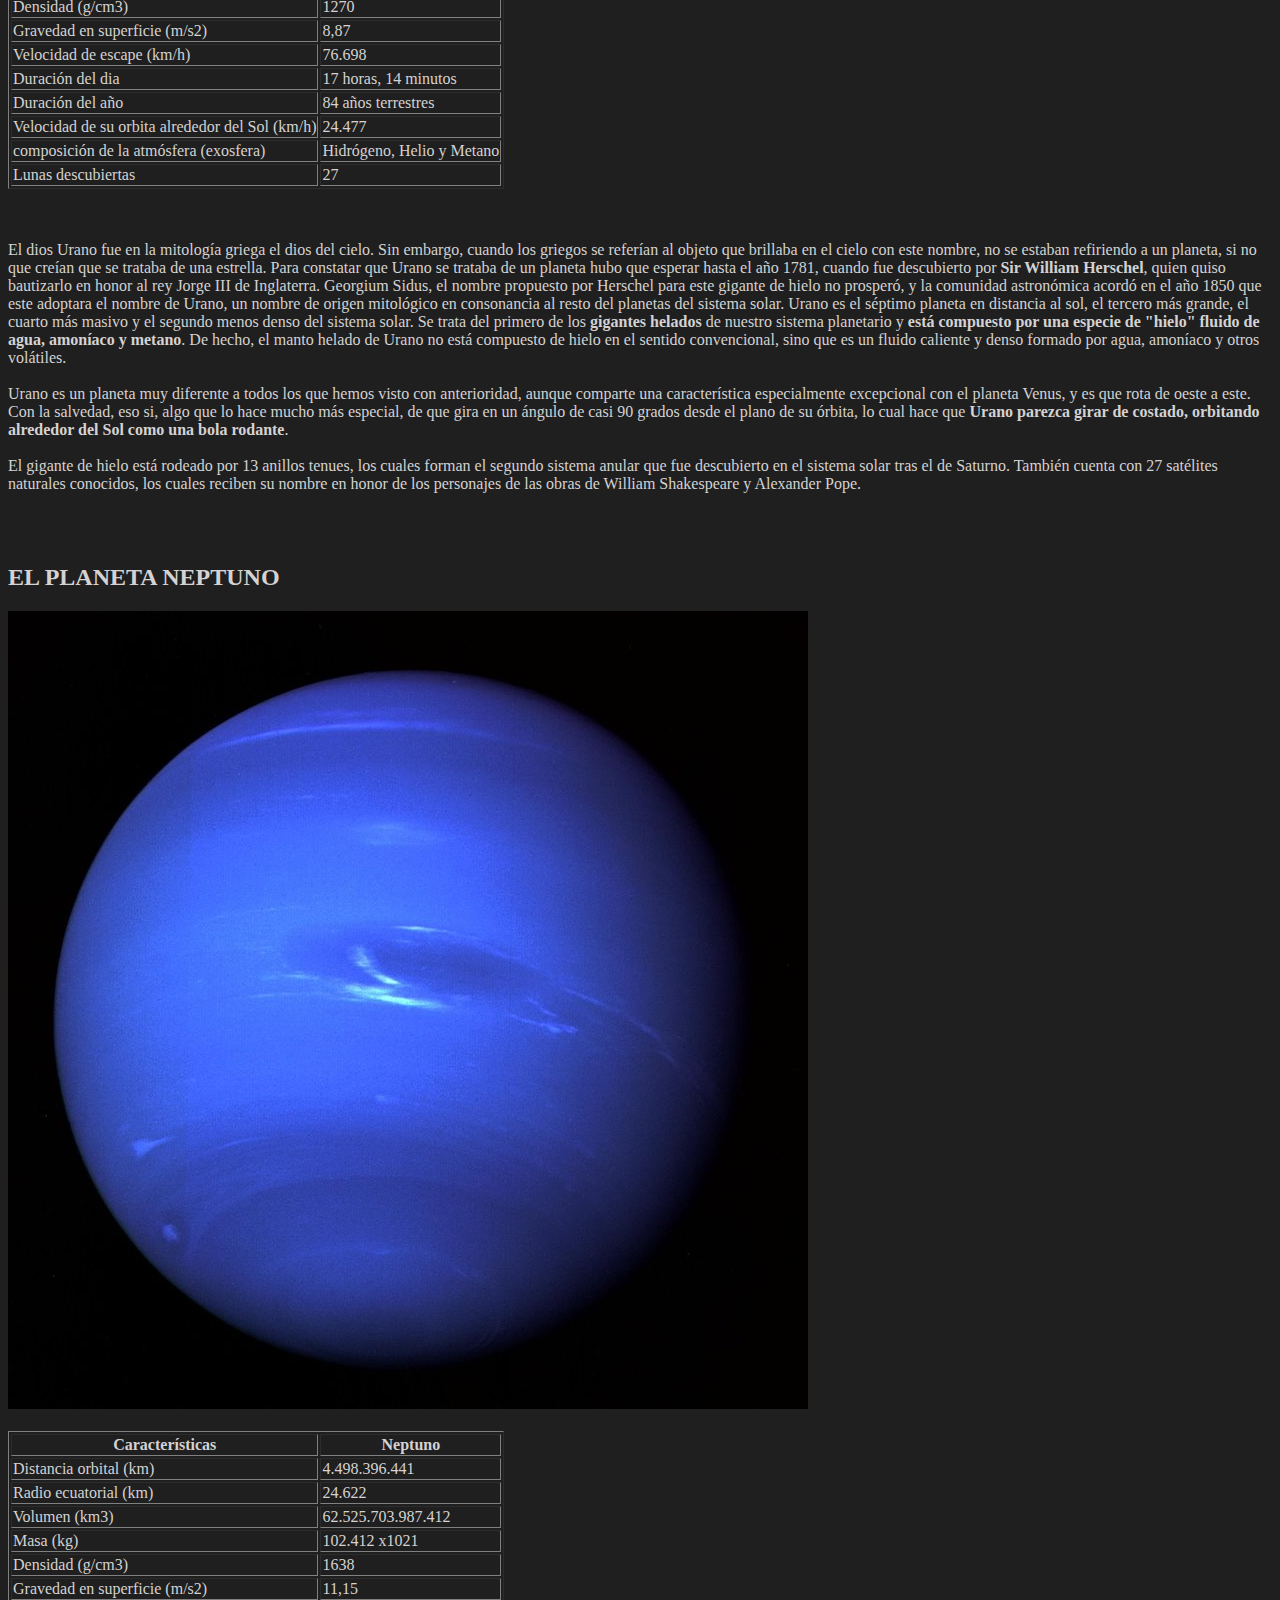
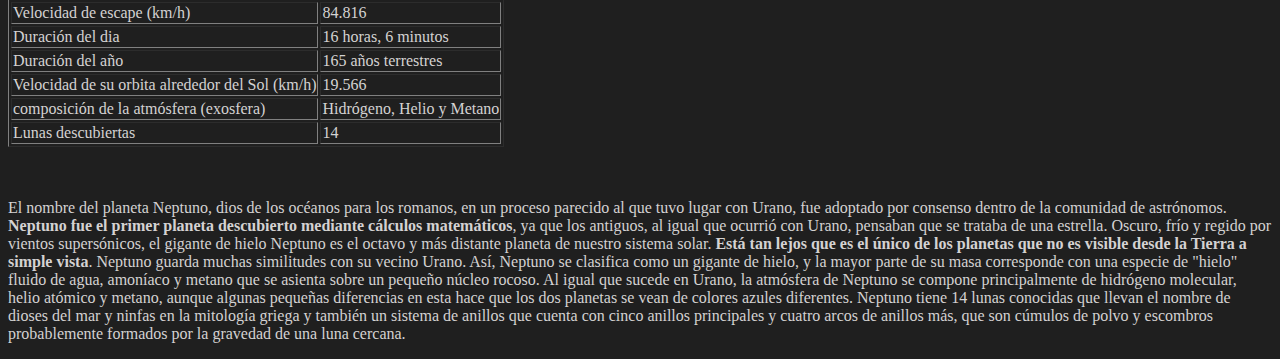
<file: src/PLANETAS/index.html>
<!DOCTYPE html>
<html>

<head>
    <meta charset="utf-8">
    <title>Pagina principal</title>
	<link rel="stylesheet" href="styles.css">
</head>

<body>
    <h1>Asi son los 8 planetas del sistema solar</h1>

    <div>Los planetas rocosos: Mercurio, Venus, La Tierra y Marte; y los gigantes gaseosos: Júpiter, Saturno, Urano y
        Neptuno, son los 8 mundos que componen el sistema solar. Os contamos todo lo que necesitáis saber sobre
        cada uno de ellos en este viaje por nuestro vecindario cósmico
    </div>

    <br>

    <ol>
        <li><a href="#mercurio">El planeta Mercurio</a></li>
        <li><a href="#venus">El planeta Venus</a></li>
        <li><a href="#Tierra">El planeta Tierra</a></li>
        <li><a href="#marte">El planeta Marte</a></li>
        <li><a href="#jupiter">El planeta Jupiter</a></li>
        <li><a href="#saturno">El planeta Saturno</a></li>
        <li><a href="#urano">El planeta Urano</a></li>
        <li><a href="#Neptuno">El planeta Neptuno</a></li>
    </ol>

    <br>

    <img src="imagenes/WhatsApp Image 2024-09-13 at 6.14.38 PM(2).jpeg" alt="">

    <br><br>


    <div>
        <p>
            Mercurio, Venus, La Tierra y Marte; Júpiter, Saturno, Urano y Neptuno. Estos son los 8 planetas que forman
            parte del <u><strong><em>sistema solar</em></strong></u>
        </p>

        <br>

        <p>
            Los cuatro primeros, Mercurio, Venus, La Tierra y Marte, tienen algo en común: todos se sitúan en las órbitas
            más cercanas al Sol, cuentan con un núcleo metálico en su interior y están conformados por materiales
            sólidos, por lo que reciben el nombre de <strong>planetas rocosos o planetas interiores.</strong>
        </p>
        <p>
            Por su parte las órbitas de Júpiter, Saturno, Urano y Neptuno se sitúan mucho más lejos del  <u><strong><em>sol</em></strong></u> , en la parte
            exterior del sistema solar, y están conformados en su mayoría por gas, por lo que son conocidos como
            planetas exteriores o planetas jovianos.
            Antaño se consideró y se bautizó a estos 4 planetas como gigantes gaseosos, sin embargo, a día de hoy los
            astrónomos consideran que en nuestro sistema planetario solo 2 planetas atienden a esta a esta definición:
            Júpiter, el planeta mas grande del sistema solar, y Saturno, el planeta famoso por sus anillos. En el caso de
            Urano y Neptuno, que en el pasado se incluían en esta categoría, ahora son considerados como  <strong>gigantes
            helados</strong> ; la razón es que están constituidos principalmente por hielo, roca y gas; la razón es que están constituidos principalmente por hielo, roca y gas
        </p>

        <p>
            Antaño se consideró y se bautizó a estos 4 planetas como <b>gigantes gaseosos</b>, sin embargo, a día de hoy los
            astrónomos consideran que en nuestro sistema planetario solo 2 planetas atienden a esta a esta definición:
            Júpiter, el planeta mas grande del sistema solar, y Saturno, el planeta famoso por sus anillos. En el caso de
            Urano y Neptuno, que en el pasado se incluían en esta categoría, ahora son considerados como <p>gigantes
            helados</b>; la razón es que están constituidos principalmente por hielo, roca y gas.
        </p>

        <p>
            Pero más allá de las cualidades que puedan tener en común, cada uno de los planetas del sistema solar es un
            mundo único y presenta unas características muy particulares que lo diferencian de los demás. A
            continuación detallamos todo lo que necesitáis saber sobre cada uno de ellos. 
        </p>
    </div>

    <br>
    
    <div id = mercurio>
        <img src="imagenes/WhatsApp Image 2024-09-13 at 6.14.38 PM(2).jpeg" >

        <br><br><br>

    
        <h2>EL PLANETA MERCURIO</h2>
        <br>
        <img src="imagenes/WhatsApp Image 2024-09-13 at 6.14.37 PM(1).jpeg">
        <br><br>

        <p>
            Mercurio fue nombrado de esta manera en honor a Hermes, el mensajero de los dioses griegos del Olimpo.
            Más tarde los romanos lo bautizaron, tal y como ocurre con el resto de los planetas, con el equivalente en su
            mitología para los dioses griegos, en este caso Mercurio. Y con ese nombre ha llegado hasta nuestros días.
        </p>

        <p>
            Con un tamaño tan solo un poco mayor al de nuestra luna, <b>es el planeta más pequeño del sistema solar y el
            más cercano al Sol</b>. Se trata del menor de los planetas rocosos del sistema solar y de manera similar a la
            Luna, presenta una superficie plagada de cráteres, en parte, debido a la finísima y casi ausente atmósfera
            (exosfera) que le rodea. Con una velocidad de 170.5030 kilómetros por hora, también <b>se trata del planeta que viaja más rápido a través del espacio</b> -de aquí su nombre- ya que la velocidad de un planeta incrementa con su
            cercanía a la estrella que orbita.
        </p>

        <p>
            Por su proximidad al Sol, desde la superficie de Mercurio nuestro astro se vería 3 veces más grande que desde
            la Tierra, y su brillo sería hasta 7 veces superior. También cabría esperar que, por su cercanía al Sol, Mercurio
            fuera el planeta más caliente del sistema solar, sin embargo, contradiciendo la intuición, este honor es para el
            Venus, pues es en Venus que, debido a su densa atmósfera, se registran las temperaturas más altas de todo el
            sistema solar.
        </p>

        <p>
            La ausencia práctica de atmósfera en Mercurio también propicia que <b>las temperaturas en el mismo sean las
            más extremas del sistema solar</b>, pudiéndose alcanzar durante el día los 430ºC y por la noche los -180ºC.
            También cabe decir que eje de rotación de Mercurio está inclinado apenas 2 grados con respecto al plano de
            su órbita alrededor del Sol. Eso significa que gira casi perfectamente en posición vertical y, por lo tanto, no
            experimenta estaciones.
        </p>

    </div>

    <br><br><br>

    <div id="venus">
        <h2>EL PLANETA VENUS</h2><br>

        <img src="imagenes/WhatsApp Image 2024-09-13 at 6.14.38 PM(5).jpeg">

        <br><br>

        <table border="1">
            <thead>
                <tr>
                    <th>Características</th>
                    <th>Venus</th>
                </tr>
            </thead>
            <tbody>
                <tr>
                    <td>Distancia orbital (km)</td>
                    <td>108.209.475</td>
                </tr>
                <tr>
                    <td>Radio ecuatorial (km)</td>
                    <td>6.051</td>
                </tr>
                <tr>
                    <td>Volumen (km3)</td>
                    <td>928.145.345.893</td>
                </tr>
                <tr>
                    <td>Masa (kg)</td>
                    <td>4.867.320 x 1018</td>
                </tr>
                <tr>
                    <td>Densidad (g/cm3)</td>
                    <td>5243</td>
                </tr>
				<tr>
					<td>Gravedad en superficie (m/s2)</td>
					<td>8,87</td>
				</tr>
                <tr>
                    <td>Velocidad de escape (km/h)</td>
                    <td>37.296</td>
                </tr>
                <tr>
                    <td>Duración del dia</td>
                    <td>116 días y 18 horas terrestres</td>
                </tr>
                <tr>
                    <td>Duración del año</td>
                    <td>225 días terrestres</td>
                </tr>
                <tr>
                    <td>Velocidad de su orbita alrededor del Sol (km/h)</td>
                    <td>126.074</td>
                </tr>
                <tr>
                    <td>composición de la atmósfera (exosfera)</td>
                    <td>Dióxido de Carbono y nitrógeno</td>
                </tr>
                <tr>
                    <td>Lunas descubiertas</td>
                    <td>-</td>
                </tr>
            </tbody>
        </table>

        <br>

        <p>
            Solo tras el Sol y la Luna,<b> Venus es el objeto más brillante que se puede ver en el firmamento desde la Tierra.
            Esto propició, ya desde la antigüedad</b>, que por su brillo y belleza los romanos asociaran el planeta con la diosa
            de la belleza y el amor, Venus, de la cual recibe su nombre.
        </p>

        <p>
            Parte de la intensidad del brillo de Venus es debido a la cercanía con la Tierra, ya que <b>se trata del planeta que
            más próximo se encuentra de nosotros</b>. También es el segundo planeta más cercano al Sol. Se trata de otro
            de los 4 planetas rocosos del sistema solar y debido a la gran similitud tanto en tamaño como en densidad
            con nuestro planeta, en ocasiones es denominado como el planeta gemelo de la Tierra.
        </p>

        <p>
            No obstante, <em><u>Venus no es tan parecido a la Tierra como cabría esperar</u></em>. Uno de los mejores ejemplos de ello es
            su atmósfera, muy espesa y rica en dióxido de carbono. De hecho, la atmósfera de Venus es tan densa que
            desde su superficie el Sol se vería como un tenue destello de luz. Esto, junto a las densas nubes de ácido
            sulfúrico que la rodean generan tal efecto invernadero que hace de Venus el planeta más caliente del sistema
            solar. Así la temperatura en Venus puede alcanzar los 475ºC, suficiente como para derretir el plomo, y la
            presión a nivel de superficie puede alcanzar las 90 atmósferas.
        </p>

        <p>
            Otra gran diferencia con la Tierra y con el resto de planetas del sistema solar es que <u><em>Venus gira sobre su eje al
            contrario que los demás</em></u>, es decir, en el caso de Venus el Sol sale por el oeste y se pone por el este. Además su
            rotación es tremendamente lenta, ya que tarda 243 días en dar una vuelta sobre si mismo, lo que propicia que
            el año en Venus, el cual dura 225 días, sea mas corto que un día en el planeta.
        </p>

        <p>
            Al igual que la Tierra, Venus posee un núcleo de hierro envuelto por un manto de roca caliente y una corteza
            rocosa. En cuanto a su superficie presenta un color oxidado y está salpicada de montañas y miles de grandes
            volcanes, algunos de los cuales los científicos creen que aún siguen activos.
        </p>

    </div>

    <br><br>


    <div id="Tierra">
        <h2>EL PLANETA TIERRA</h2> <br>

        <img src="imagenes/WhatsApp Image 2024-09-13 at 6.14.38 PM(4).jpeg">

        <br><br>

        <table border="1">
            <thead>
                <tr>
                    <th>Características</th>
                    <th>Tierra</th>
                </tr>
            </thead>
            <tbody>
                <tr>
                    <td>Distancia orbital (km)</td>
                    <td>149.598.262</td>
                </tr>
                <tr>
                    <td>Radio ecuatorial (km)</td>
                    <td>6.371</td>
                </tr>
                <tr>
                    <td>Volumen (km3)</td>
                    <td>1.083.206.916.846</td>
                </tr>
                <tr>
                    <td>Masa (kg)</td>
                    <td>5.972.190 x 1018</td>
                </tr>
                <tr>
                    <td>Densidad (g/cm3)</td>
                    <td>5513</td>
                </tr>
				<tr>
					<td>Gravedad en superficie (m/s2)</td>
					<td>9,8</td>
				</tr>
                <tr>
                    <td>Velocidad de escape (km/h)</td>
                    <td>40.284</td>
                </tr>
                <tr>
                    <td>Duración del dia</td>
                    <td>23 horas y 56 minutos</td>
                </tr>
                <tr>
                    <td>Duración del año</td>
                    <td>365 días, 6 horas y 9,76 minutos</td>
                </tr>
                <tr>
                    <td>Velocidad de su orbita alrededor del Sol (km/h)</td>
                    <td>107.218</td>
                </tr>
                <tr>
                    <td>composición de la atmósfera (exosfera)</td>
                    <td>Oxígeno y Nitrógeno.</td>
                </tr>
                <tr>
                    <td>Lunas descubiertas</td>
                    <td>1</td>
                </tr>
            </tbody>
        </table>

        <br>

        <p>
            Por simple que pueda parecer, el nombre de nuestro planeta, no obstante, también tiene un origen en la
            mitología griega. Así, en este caso, los antiguos griegos denominaron a la Tierra en honor a la diosa Gea, la
            cual era adorada como la creadora del universo y la madre, tanto de los dioses primordiales, los titanes, como
            de los primeros humanos. Al igual que sucede con el resto de planetas, posteriormente los romanos la
            bautizaron con el nombre de su diosa equivalente, Terra, el cual ha transcendido hasta el presente con las
            evidentes adaptaciones.
        </p>

        <p>
            Nuestro hogar, la Tierra, es el quinto planeta más grande y el tercero en cercanía al Sol del sistema solar. Entre
            otras cualidades como la rotación de su eje respecto a la elíptica, la composición de su atmósfera rica en
            oxígeno o la presencia de agua líquida, esta distancia de la Tierra al Sol -situada dentro de la zona de
            habitabilidad de una estrella- es la responsable de que nuestro planeta sea <b>el único del sistema solar en el
            que hasta el momento se haya encontrado vida</b>.
        </p>

        <p>
            De hecho, en la Tierra se suceden una gran cantidad de características que hacen posible la vida. Por ejemplo,
            la atmósfera de la Tierra, la cual también nos protege de la radiación procedente del Sol y del espacio, está
            compuesta por un 78 % de nitrógeno, un 21 % de oxígeno y un 1 % de otros ingredientes: el equilibrio perfecto
            para respirar y vivir. <b>Los vastos océanos de la Tierra proporcionaron un lugar conveniente para que
            comenzara la vida hace unos 3.800 millones de años</b>. La Tierra es del mismo modo el único planeta del
            sistema solar con una sola luna, la cual es, en muchos sentidos, responsable de hacer de la Tierra un hogar
            habitable al regir las mareas o estabilizar la oscilación de nuestro planeta, lo que ha hecho que el clima sea
            menos variable durante miles de años.
        </p>
    </div>

    <br><br>

    <div id="marte">
        <h2>EL PLANETA MARTE</h2>

        <img src="imagenes/WhatsApp Image 2024-09-13 at 6.14.37 PM(1).jpeg">

		<br><br>

		<table border="1">
            <thead>
                <tr>
                    <th>Características</th>
                    <th>Marte</th>
                </tr>
            </thead>
            <tbody>
                <tr>
                    <td>Distancia orbital (km)</td>
                    <td>227.943.824</td>
                </tr>
                <tr>
                    <td>Radio ecuatorial (km)</td>
                    <td>3.389</td>
                </tr>
                <tr>
                    <td>Volumen (km3)</td>
                    <td>163.115.609.799</td>
                </tr>
                <tr>
                    <td>Masa (kg)</td>
                    <td>641.693 x1018</td>
                </tr>
                <tr>
                    <td>Densidad (g/cm3)</td>
                    <td>3.934</td>
                </tr>
				<tr>
					<td>Gravedad en superficie (m/s2)</td>
					<td>3,71</td>
				</tr>
                <tr>
                    <td>Velocidad de escape (km/h)</td>
                    <td>18.108</td>
                </tr>
                <tr>
                    <td>Duración del dia</td>
                    <td>24 horas, 37 minutos</td>
                </tr>
                <tr>
                    <td>Duración del año</td>
                    <td>687 días terrestres</td>
                </tr>
                <tr>
                    <td>Velocidad de su orbita alrededor del Sol (km/h)</td>
                    <td>86.677</td>
                </tr>
                <tr>
                    <td>composición de la atmósfera (exosfera)</td>
                    <td>Dióxido de Carbono, Nitrógeno y Argón</td>
                </tr>
                <tr>
                    <td>Lunas descubiertas</td>
                    <td>2</td>
                </tr>
            </tbody>
        </table>

		<br><br>

        <p>
            El planeta Marte recibe su nombre en honor a Ares, el dios griego de la guerra. Más tarde los romanos lo
            bautizaron, tal y como ocurre con el resto de los planetas, con el equivalente en su mitología para los dioses
            griegos, en este caso Marte.
        </p>

        <p>
            Marte, también conocido como el planeta Rojo, es el más alejado del Sol de los cuatro planetas rocosos del
            sistema solar, y el segundo más cercano a la Tierra, aunque cuenta aproximadamente con solo la mitad de su
            tamaño. Se trata de un planeta sencillo de identificar en el firmamento nocturno debido al brillo rojizo que hace
            honor a su nombre. 
        </p>

        <p>
            Pese a lo que pudiera parecer por su rojo color, <b>Marte no es planeta cálido</b>. Muy al contrario, en la actualidad
            se trata de un <b>planeta seco, rocoso, inhóspito y frío</b>, algo que no exime al planeta de haber albergado unas
            condiciones pasadas en las que la vida hubiera sido posible. <b>Así, se cree que en el pasado Marte fue un mundo
            más cálido cubierto de agua</b>, motivo por el que los científicos no cesan en su empeño de encontrar signos de
            vida pretérita. De hecho, <b>en Marte podemos encontrar agua a día de hoy</b>, no obstante la atmósfera marciana es
            demasiado delgada para que exista agua líquida por mucho tiempo en la superficie, por lo que la mayor parte
            del agua marciana se encuentra en forma de hielo debajo de la superficie, en las regiones polares.
        </p>

        <p>
            Además, al igual que la Tierra, en Marte también se suceden las estaciones, pero estas duran más que aquí, ya
            que Marte tarda casi más del doble de tiempo que nuestro planeta en orbitar alrededor del Sol. Hace poco
            también, los científicos demostraron que Marte es un planeta geológicamente activo en el que se han
            identificado maremotos -el equivalente marcianos a los terremotos- y aunque muy débil, también un campo
            magnético que indica que, al igual que en la Tierra, el núcleo metálico de Marte actuó como una dinamo.
            Además en Marte se encuentran también algunos de los accidentes geográficos más interesantes del sistema
            solar, como es el gran sistema de cañones de 4.800 kilómetros conocido como Valles Marineris o el Monte
            Olimpo, que con 22,5 kilómetros de altura es a su vez la montaña y el volcán más grande del sistema solar.
        </p>

        <p>
            Marte tiene dos lunas pequeñas llamadas <b>Fobos y Deimos</b>, ambas nombradas en honor a los hijos del dios
            Ares en la mitología griega, y de las cuales se piensa que pueden ser asteroides capturados.
        </p>
    </div>

    <br><br> 

    <div id="jupiter">
        <h2>EL PLANETA JUPITER</h2>

        <img src="imagenes/WhatsApp Image 2024-09-13 at 6.14.37 PM.jpeg">

		<br><br>

		<table border="1">
            <thead>
                <tr>
                    <th>Características</th>
                    <th>Jupiter</th>
                </tr>
            </thead>
            <tbody>
                <tr>
                    <td>Distancia orbital (km)</td>
                    <td>778.340.821</td>
                </tr>
                <tr>
                    <td>Radio ecuatorial (km)</td>
                    <td>69.911</td>
                </tr>
                <tr>
                    <td>Volumen (km3)</td>
                    <td>1.431.281.810.739.360</td>
                </tr>
                <tr>
                    <td>Masa (kg)</td>
                    <td>1.898.130 x1021</td>
                </tr>
                <tr>
                    <td>Densidad (g/cm3)</td>
                    <td>1326</td>
                </tr>
				<tr>
					<td>Gravedad en superficie (m/s2)</td>
					<td>24,79</td>
				</tr>
                <tr>
                    <td>Velocidad de escape (km/h)</td>
                    <td>216.72</td>
                </tr>
                <tr>
                    <td>Duración del dia</td>
                    <td>9 horas, 56 minutos</td>
                </tr>
                <tr>
                    <td>Duración del año</td>
                    <td>12 años terrestres</td>
                </tr>
                <tr>
                    <td>Velocidad de su orbita alrededor del Sol (km/h)</td>
                    <td>47.002</td>
                </tr>
                <tr>
                    <td>composición de la atmósfera (exosfera)</td>
                    <td>Hidrógeno y Helio</td>
                </tr>
                <tr>
                    <td>Lunas descubiertas</td>
                    <td>79</td>
                </tr>
            </tbody>
        </table>

		<br><br>

        <p>
            Como no podía ser de otra manera, Júpiter, con más del doble de la masa que el resto de planetas juntos, <b>es el
            planeta más grande del sistema solar </b>por lo que recibe su nombre del dios entre los dioses del Olimpo, Zeus;
            Júpiter en la mitología romana. <br><br>
            Y es que todo en Júpiter adquiere magnitudes extraordinarias. Para hacernos una idea, en torno a la línea del
            ecuador de Júpiter cabrían hasta 11 planetas Tierra puestos en fila. La velocidad a la que gira este coloso del
            sistema solar también es endiablada, pues no solo hay que tener en cuenta que el día en Júpiter dura apenas
            unas escasas 10 horas mientras que en la Tierra un día dura 24 horas, sino también que su radio es 10 veces
            mayor que el de nuestro planeta. Esta también es la causa de los fuertes vientos que se producen en la
            atmósfera de Júpiter, los cuales en el ecuador del planeta pueden alcanzar hasta los 540 kilómetros por hora,
            dando lugar a las tormentas más impresionantes del sistema solar, como es el caso de <b>la Gran Mancha Roja</b>,
            una tormenta que según los científicos lleva activa más de 300 años y en la cual cabrían 2 planetas como la
            Tierra. <br><br>
            Sin duda, uno de los aspectos más fascinantes de Júpiter es su atmósfera. De hecho, Júpiter es conocido por
            sus distintivos cinturones y zonas: bandas de nubes blancas y rojizas que envuelven el planeta y le dan un
            aspecto realmente impresionante. Se cree que las bandas más oscuras se corresponden con columnas de
            gases que contienen azufre y fósforo que se elevan desde el interior más cálido del gigante gaseoso. <br><br>
            También es muy probable que Júpiter no tenga una, sino tres capas de nubes repartidas en la parte más baja
            de su atmósfera, la cual, en su totalidad, puede elevarse hasta los 1.000 kilómetros. Así, los astrónomos creen
            la capa más interna de la atmósfera podría estar formada por hielo de agua y vapor, la capa intermedia
            probablemente esté conformada por cristales de hidrosulfuro de amonio y la capa superior de hielo de
            amoníaco. <br><br>
            Como es apreciable, <b>Júpiter es un mundo supermasivo, pero compuesto por elementos ligeros,
            principalmente Helio e Hidrógeno</b>, pero ¿se trata de un planeta formado exclusivamente por gas? La
            respuesta es que todavía se desconoce la naturaleza del interior del planeta, pero los científicos barajan la
            posibilidad de que Júpiter alberge un núcleo sólido en su interior, aunque de ser así, es probable que solo
            tenga el tamaño de la Tierra. <br><br>
            <b>¿Se trata de un planeta apto para albergar vida?</b> Por todas estas características, además de por la enorme
            gravedad que impera en Júpiter, la cual además funciona como un escudo antiasteroides para los planetas
            interiores del sistema solar, las probabilidades son infinitamente escasas. Sin embargo, Júpiter es un pequeño
            sistema planetario en si mismo, por los que los científicos no descartan que la vida pudiera desarrollarse en
            alguna de sus 79 lunas, entre las cuales destacan Europa, Ganímedes, Ío y Calisto, bautizadas en honor a las
            amantes del dios Zeus.
        </p>
    </div>

    <br><br>

    <div id="saturno">
        <h2>EL PLANETA SATURNO</h2>

        <img src="imagenes/WhatsApp Image 2024-09-13 at 6.14.38 PM.jpeg">

		<br><br>

		<table border="1">
            <thead>
                <tr>
                    <th>Características</th>
                    <th>Saturno</th>
                </tr>
            </thead>
            <tbody>
                <tr>
                    <td>Distancia orbital (km)</td>
                    <td>1.426.666.422</td>
                </tr>
                <tr>
                    <td>Radio ecuatorial (km)</td>
                    <td>58.238</td>
                </tr>
                <tr>
                    <td>Volumen (km3)</td>
                    <td>827.129.915.150.897</td>
                </tr>
                <tr>
                    <td>Masa (kg)</td>
                    <td>568.319 x1021</td>
                </tr>
                <tr>
                    <td>Densidad (g/cm3)</td>
                    <td>687</td>
                </tr>
				<tr>
					<td>Gravedad en superficie (m/s2)</td>
					<td>10,4</td>
				</tr>
                <tr>
                    <td>Velocidad de escape (km/h)</td>
                    <td>129.924</td>
                </tr>
                <tr>
                    <td>Duración del dia</td>
                    <td>10 horas, 34 minutos</td>
                </tr>
                <tr>
                    <td>Duración del año</td>
                    <td>29 años terrestres</td>
                </tr>
                <tr>
                    <td>Velocidad de su orbita alrededor del Sol (km/h)</td>
                    <td>129.924</td>
                </tr>
                <tr>
                    <td>composición de la atmósfera (exosfera)</td>
                    <td>Hidrógeno y Helio</td>
                </tr>
                <tr>
                    <td>Lunas descubiertas</td>
                    <td>83</td>
                </tr>
            </tbody>
        </table>

		<br><br>

        <p>
            <b>Saturno es otro de los planetas más grandes del sistema solar</b>, por lo que al igual que Júpiter, recibe su
            nombre de uno de los dioses más importantes de la mitología para griegos y romanos, quienes
            respectivamente se referían a él como Cronos y Saturno, y en sendas mitologías fueron padres de Zeus y
            Júpiter. Cronos y Saturno eran, de hecho, los dioses del tiempo y la agricultura. Saturno es el planeta que a lo
            largo del año se puede observar durante más tiempo en el firmamento, por lo que la elección de ambas
            culturas para nombrar a este gigante gaseoso no es una casualidad. <br><br>        Saturno es el sexto planeta en distancia al sol del sistema solar. También se trata del <b>segundo planeta más
            grande </b>(9 planetas Tierra en fila cabrían a lo largo de la línea de su ecuador) y el otro de los gigantes gaseosos
            de nuestro vecindario cósmico, aunque al igual que sucede con Júpiter, los científicos creen que podría
            albergar una núcleo sólido en su interior. <br><br>
            Sin duda, <b>el elemento más llamativo de Saturno son sus 7 anillos</b>, los cuales se cree que están compuestos
            millones de pedazos de hielo y roca procedentes cometas, asteroides o lunas que se desintegraron antes de
            llegar al planeta debido a la poderosa gravedad de Saturno. Este sistema de anillos se extiende hasta una
            distancia de 282.000 kilómetros del planeta, pudiendo alcanzar un grosor de 10 kilómetros en los más importantes. Una curiosidad sobre estos anillos es que fueron nombrados alfabéticamente en el orden en que
            fueron descubiertos, y no en el orden en el que se establecen. Así, los anillos principales son A, B y C. Los
            anillos D, E, F y G son más débiles y se descubrieron más recientemente. Y comenzando en Saturno y
            desplazándonos hacia el exterior encontraríamos los anillos, D,C, B, A, F, G y E. <br><br>
            Al igual que Júpiter, Saturno tiene 53 lunas conocidas con 30 lunas adicionales a la espera de la confirmación
            de su descubrimiento, es decir, un total de 83 lunas, algunas tan interesantes como Titán o Encélado.
        </p>
    </div>

    <br><br>

    <div id="urano">
        <h2>EL PLANETA URANO</h2>

        <img src="imagenes/WhatsApp Image 2024-09-13 at 6.14.38 PM(1).jpeg">

		<br><br>

		<table border="1">
            <thead>
                <tr>
                    <th>Características</th>
                    <th>Urano</th>
                </tr>
            </thead>
            <tbody>
                <tr>
                    <td>Distancia orbital (km)</td>
                    <td>2.870.658.186</td>
                </tr>
                <tr>
                    <td>Radio ecuatorial (km)</td>
                    <td>25.362</td>
                </tr>
                <tr>
                    <td>Volumen (km3)</td>
                    <td>68.334.355.695.584</td>
                </tr>
                <tr>
                    <td>Masa (kg)</td>
                    <td>86.810.300 x1018</td>
                </tr>
                <tr>
                    <td>Densidad (g/cm3)</td>
                    <td>1270</td>
                </tr>
				<tr>
					<td>Gravedad en superficie (m/s2)</td>
					<td>8,87</td>
				</tr>
                <tr>
                    <td>Velocidad de escape (km/h)</td>
                    <td>76.698</td>
                </tr>
                <tr>
                    <td>Duración del dia</td>
                    <td>17 horas, 14 minutos</td>
                </tr>
                <tr>
                    <td>Duración del año</td>
                    <td>84 años terrestres</td>
                </tr>
                <tr>
                    <td>Velocidad de su orbita alrededor del Sol (km/h)</td>
                    <td>24.477</td>
                </tr>
                <tr>
                    <td>composición de la atmósfera (exosfera)</td>
                    <td>Hidrógeno, Helio y Metano</td>
                </tr>
                <tr>
                    <td>Lunas descubiertas</td>
                    <td>27</td>
                </tr>
            </tbody>
        </table>

		<br><br>

        <p>
            El dios Urano fue en la mitología griega el dios del cielo. Sin embargo, cuando los griegos se referían al objeto
            que brillaba en el cielo con este nombre, no se estaban refiriendo a un planeta, si no que creían que se trataba
            de una estrella. Para constatar que Urano se trataba de un planeta hubo que esperar hasta el año 1781,
            cuando fue descubierto por <b>Sir William Herschel</b>, quien quiso bautizarlo en honor al rey Jorge III de Inglaterra.
            Georgium Sidus, el nombre propuesto por Herschel para este gigante de hielo no prosperó, y la comunidad
            astronómica acordó en el año 1850 que este adoptara el nombre de Urano, un nombre de origen mitológico en
            consonancia al resto del planetas del sistema solar.
            Urano es el séptimo planeta en distancia al sol, el tercero más grande, el cuarto más masivo y el segundo
            menos denso del sistema solar. Se trata del primero de los <b>gigantes helados</b> de nuestro sistema planetario y
            <b>está compuesto por una especie de "hielo" fluido de agua, amoníaco y metano</b>. De hecho, el manto helado de
            Urano no está compuesto de hielo en el sentido convencional, sino que es un fluido caliente y denso formado
            por agua, amoníaco y otros volátiles. <br><br>
            Urano es un planeta muy diferente a todos los que hemos visto con anterioridad, aunque comparte una
            característica especialmente excepcional con el planeta Venus, y es que rota de oeste a este. Con la salvedad,
            eso si, algo que lo hace mucho más especial, de que gira en un ángulo de casi 90 grados desde el plano de su
            órbita, lo cual hace que <b>Urano parezca girar de costado, orbitando alrededor del Sol como una bola rodante</b>. <br><br>
            El gigante de hielo está rodeado por 13 anillos tenues, los cuales forman el segundo sistema anular que fue
            descubierto en el sistema solar tras el de Saturno. También cuenta con 27 satélites naturales conocidos, los
            cuales reciben su nombre en honor de los personajes de las obras de William Shakespeare y Alexander Pope.
        </p>
    </div>

    <br><br>

    <div id="Neptuno">
        <h2>EL PLANETA NEPTUNO</h2>

        <img src="imagenes/WhatsApp Image 2024-09-13 at 6.14.37 PM(2).jpeg">

		<br><br>

		<table border="1">
            <thead>
                <tr>
                    <th>Características</th>
                    <th>Neptuno</th>
                </tr>
            </thead>
            <tbody>
                <tr>
                    <td>Distancia orbital (km)</td>
                    <td>4.498.396.441</td>
                </tr>
                <tr>
                    <td>Radio ecuatorial (km)</td>
                    <td>24.622</td>
                </tr>
                <tr>
                    <td>Volumen (km3)</td>
                    <td>62.525.703.987.412</td>
                </tr>
                <tr>
                    <td>Masa (kg)</td>
                    <td>102.412 x1021</td>
                </tr>
                <tr>
                    <td>Densidad (g/cm3)</td>
                    <td>1638</td>
                </tr>
				<tr>
					<td>Gravedad en superficie (m/s2)</td>
					<td>11,15</td>
				</tr>
                <tr>
                    <td>Velocidad de escape (km/h)</td>
                    <td>84.816</td>
                </tr>
                <tr>
                    <td>Duración del dia</td>
                    <td>16 horas, 6 minutos</td>
                </tr>
                <tr>
                    <td>Duración del año</td>
                    <td>165 años terrestres</td>
                </tr>
                <tr>
                    <td>Velocidad de su orbita alrededor del Sol (km/h)</td>
                    <td>19.566</td>
                </tr>
                <tr>
                    <td>composición de la atmósfera (exosfera)</td>
                    <td>Hidrógeno, Helio y Metano</td>
                </tr>
                <tr>
                    <td>Lunas descubiertas</td>
                    <td>14</td>
                </tr>
            </tbody>
        </table>

		<br><br>

        <p>
            El nombre del planeta Neptuno, dios de los océanos para los romanos, en un proceso parecido al que tuvo
            lugar con Urano, fue adoptado por consenso dentro de la comunidad de astrónomos. <b>Neptuno fue el primer
            planeta descubierto mediante cálculos matemáticos</b>, ya que los antiguos, al igual que ocurrió con Urano,
            pensaban que se trataba de una estrella.
            Oscuro, frío y regido por vientos supersónicos, el gigante de hielo Neptuno es el octavo y más distante planeta
            de nuestro sistema solar. <b>Está tan lejos que es el único de los planetas que no es visible desde la Tierra a
            simple vista</b>.
            Neptuno guarda muchas similitudes con su vecino Urano. Así, Neptuno se clasifica como un gigante de hielo,
            y la mayor parte de su masa corresponde con una especie de "hielo" fluido de agua, amoníaco y metano que
            se asienta sobre un pequeño núcleo rocoso. Al igual que sucede en Urano, la atmósfera de Neptuno se
            compone principalmente de hidrógeno molecular, helio atómico y metano, aunque algunas pequeñas
            diferencias en esta hace que los dos planetas se vean de colores azules diferentes.
            Neptuno tiene 14 lunas conocidas que llevan el nombre de dioses del mar y ninfas en la mitología griega y
            también un sistema de anillos que cuenta con cinco anillos principales y cuatro arcos de anillos más, que son
            cúmulos de polvo y escombros probablemente formados por la gravedad de una luna cercana.
        </p>
    </div>


</body>

</html>
</file>
<file: style.css>
* {
    margin: 0;
    padding: 0;
    box-sizing: border-box;
}
body{
    font-family: 'Arial', sans-serif;
}

/* aside */
#barra{
    padding-left: 0;
    padding-right: 0;
    position: fixed;
    top: 0;
    left: 0;
    height: 100%;
    /* width: 260px; */
    width: 19%;
    z-index: 99;
    background-color: #2e2d30;
    display: flex;
    flex-direction: column;
    align-items: center;
    /* justify-content: center; */
}

span.perfil{
    font-size: 112px;
	font-variation-settings: 'OPSZ' 112;
    margin-top: 20%;
}

#nombre{
    font-size: xx-large;
    padding-top: 30px;
    padding-left: 30px;
    padding-bottom: 50px;
}

#menu ul {
    list-style: none;
    padding-left: 0;
}

.opciones{
    margin-bottom: 10px;
    padding: 15px 0px 15px 15px;
    width: 180px;
    border-radius: 10px;
}
.opciones:hover{
    background: #363536;
}

a{
    text-decoration: none;
    color: inherit;
}

main{
    /* background: greenyellow; */
    margin-left: 260px;
    width: 81%;
    height: 676px;
    padding: 30px 50px;
}

.trabajo{
    padding: 15px 0px 15px 35px;
    width: 1000px;
    height: 100px;
    border-radius: 10px;
    background: #363536;
    display: flex;
    margin-bottom: 25px;
    box-shadow: 0 4px 8px rgba(0, 0, 0, 0.2);

}

.desc{
    padding: 15px;
    /* background: greenyellow; */
    width: 600px;
    height: 55px;
}

.img{
    background: blueviolet;
    width: 250px;
    height: 75px;
    /* height: 100px; */
    margin-left: 650px;
    position: absolute;
}

.img img{
    width: 250px;
    height: 75px;
}
</file>
<file: src/Dashboard/style.css>
* {
    margin: 0;
    padding: 0;
    box-sizing: border-box;
}

body {
    font-family: 'Arial', sans-serif;
    background-color: #F4F7FE;
}

.contenedor {
    display: flex;
    height: 100vh;
}

.barra-lateral {
    width: 250px;
    background-color: #6054D6;
    color: white;
    padding: 20px;
}

.logo {
    font-size: 24px;
    font-weight: bold;
    margin-bottom: 40px;
}


/* Menú lateral */
.menu ul li {
    position: relative;
    margin: 20px 0;
    cursor: pointer;
    padding: 10px 20px;
    border-radius: 15px 0 0 15px;
}

.menu ul li:hover {
    background-color: #F4F7FE;
    color: #6054D6;
    width: 230px;
    height: 40px;
}

.menu ul li::before,
.menu ul li::after {
    content: '';
    position: absolute;
    right: 0;
    height: 20px;
    width: 20px;
    background-color: transparent;
}

.menu ul li::before {
    top: -20px;
    border-bottom-right-radius: 20px;
}

.menu ul li::after {
    bottom: -20px;
    border-top-right-radius: 20px;
}

.menu ul li:hover::before {
    top: -20px;
    background-color: #6054D6;
    box-shadow: 5px 5px 0 5px #F4F7FE;
}

.menu ul li:hover::after {
    bottom: -20px;
    background-color: #6054D6;
    box-shadow: 5px -5px 0 5px #F4F7FE;  /* Cambiado de 5px 5px a 5px -5px */
}

.menu ul {
    list-style: none;
    padding-left: 0;
}

/* Ocultar los spans originales ya que no los necesitamos */
.menu ul li span.curve-top,
.menu ul li span.curve-bottom {
    display: none;
}

.contenido-principal {
    flex: 1;
    padding: 0px 20px 20px 20px;
}
/*  */

header{
    background-color: #fff;
    padding: 10px 10px 5px 70px;
    border-radius: 0px 10px;
    box-shadow: 0 0 10px rgba(0, 0, 0, 0.1);
    display: flex;
    justify-content: space-between;
    position: relative;
    margin-bottom: 15px;
}
h1{
    padding-top: 10px;
}
.derecho{
    /* position: absolute; */
    display: flex;
}
#busqueda img{
    width: 150px;
    /* height: 70px; */
    /* position: absolute; */
    display: inline-block;
    padding-right: 80px;
}
span.logout{
    font-size: 40px;
	font-variation-settings: 'OPSZ' 40;
    /* position: absolute; */
    display: inline-block;
    padding-top: 10px;
}

/*  */
.cabecera-perfil {
    display: flex;
    justify-content: space-between;
    margin-bottom: 30px;
}

.info-perfil {
    display: flex;
    align-items: center;
    /* background: greenyellow; */
    width: 800px;
    height: 180px;
    border-radius: 5%;
    background-color: #fff;
    box-shadow: 0 0 10px rgba(0, 0, 0, 0.1);
}
span.fotoperfiles{
    font-size: 120px;
	font-variation-settings: 'OPSZ' 120;
}
.foto-perfil {
    width: 120px;
    height: 120px;
    border-radius: 50%;
    margin-right: 20px;
}

.datos h2 {
    margin-bottom: 10px;
}

.info-pago {
    background-color: #E7EFFF;
    padding: 20px;
    border-radius: 10px;
    width: 200px;
    height: 180px;
}

.info-pago h3 {
    margin-bottom: 10px;
}

.metodos-pago img {
    width: 50px;
    margin-right: 5px;
    margin-bottom: 0px;
}

.seccion-cursos{
    display: flex;
    justify-content: space-between;
    margin-bottom: 30px;
}
.uno {
    background-color: #fff;
    padding: 20px 20px 10px 70px;
    border-radius: 10px;
    box-shadow: 0 0 10px rgba(0, 0, 0, 0.1);
    position: relative;
    width: 800px;
}

.seccion-cursos h3 {
    margin-bottom: 20px;
}

.lista-cursos-con-barra {
    display: flex;
    position: relative;
}

.barra-progreso {
    display: flex;
    flex-direction: column;
    align-items: center;
    margin-right: 20px;
    position: relative;
}

.punto {
    width: 15px;
    height: 15px;
    background-color: #6054D6;
    border-radius: 50%;
    z-index: 1;
}

.linea {
    width: 2px;
    background-color: #6054D6;
    flex-grow: 1;
    margin: 5px 5px;
}

.puntoVacio {
    width: 15px;
    height: 15px;
    background-color: #ffffff;
    border: 1px solid #000;
    border-radius: 50%;
    z-index: 1;
}

.lista-cursos {
    display: grid;
    grid-template-rows: 1fr 1fr 1fr;
    gap: 10px;
}

.curso {
    background-color: #fff;
    padding: 15px;
    border-radius: 15px;
    box-shadow: 0 0 10px rgba(0, 0, 0, 0.1);
    font-size: medium;
    display: flex;
    justify-content: space-between;
    width: 650px;
}
.c1{
    background-color: #ebebff;
}
.c2{
    background: #f8e8ff;
}
.c3{
    background-color: #ffebf2;
}

.curso p {
    margin-bottom: 10px;
}

.estado {
    color: white;
    padding: 8px 10px;
    border-radius: 20px;
    font-size: 12px;
    height: 30px;
    margin-top: 18px;
}

.estado {
    background-color: #07b85a;
}

.estado2 {
    background-color: #5652ab;
}

.dos{
    background-color: #5652ab;
    padding: 20px;
    border-radius: 10px;
    width: 200px;
    height: 350px;
    color: white;
}
.dos ul{
    padding-left: 15px;
}

.suscribir{
    background-color: #E7EFFF;
    padding: 20px;
    border-radius: 10px;
    border: none;
    margin-left: 30px;
    margin-top: 30px;
}
</file>
<file: src/LOGIN/style.css>
*{
	padding: 0;
	margin: 0;
	box-sizing: border-box;
    font-family: Arial, Helvetica, sans-serif;
}
body{
    position: relative;
    background: rgba(177, 170, 170, 0.541);
}
#degradado{
    border-radius: 80%;
    height: 74vh;
    width: 80vh;
    background: linear-gradient(to right, #6dc79d, #7b6fc7);
    margin-left: 24vh;
    margin-top: 20vh;
    position: absolute;
    opacity: 0.7;
}

#tituloG{
    position: absolute;
    color: #2b297d;
    font-size: 7vh;
    width: 50vh;
    margin-left: 25vh;
    margin-top: 22vh;
}

#remove{
    position: absolute;
    margin-top: 42vh;
    margin-left: 25vh;
    height: 130px;
    width: 480px;
}
span.barras{
    position: absolute;
    font-size: 80px;
	font-variation-settings: 'OPSZ' 80;
	color: #2b297d;
}
#access{
    position: absolute;
    margin-top: 62vh;
    margin-left: 25vh;
    height: 130px;
    width: 480px;
}
span.pc{
    position: absolute;
    font-size: 75px;
	font-variation-settings: 'OPSZ' 75;
	color: #2b297d;
}
.titulo{
    position: absolute;
    z-index: 100;
    font-size: x-large;
    color: white;
    width: 250px;
    margin-left: 90px;
    margin-top: 10px;
}
.text{
    position: absolute;
    margin-top: 60px;
    margin-left: 90px;
    width: 380px;
    color: white;
}

#logo{
    position: absolute;
    margin-top: 88vh;
    margin-left: 25vh;
    height: 55px;
    width: 480px;
}
#nombre{
    position: absolute;
    margin-left: 70px;
    margin-top: 17px;
    font-size: large;
}
span.bandera{
    position: absolute;
    font-size: 50px;
	font-variation-settings: 'OPSZ' 50;
	color: #7a32c7;
}


main{
    background: white;
    height: 85vh;
    width: 85vh;
    margin-top: 5%;
    margin-left: 50%;
    position: absolute;
    border-radius: 30px;
}
#crear{
    /* position: absolute; */
    display: flex;
    font-size: x-large;
    justify-content: center;
    margin-top: 50px;
}
#sign{
    display: flex;
    justify-content: center;
    margin-top: 10px;
    color: #646464;
}
input{
    width: 400px;
    height: 50px;
    border-radius: 10px;
    border-color: rgb(187, 183, 183);
    margin-top: 10px;
    
    justify-content: center;
}
#campo1{
    display: flex;
    justify-content: center;
    margin-top: 20px;
}
#campo2{
    display: flex;
    justify-content: center;
}
#campo3{
    display: flex;
    justify-content: center;
}

#terminos{
    margin-top: 20px;
    display: flex;
    justify-content: center;
    color: rgb(187, 183, 183);
}
a{
    text-decoration: none;
}

#iniciar{
    display: flex;
    justify-content: center;
    background: #2dc268;
    width: 400px;
    height: 50px;
    border-radius: 10px;
    color: white;
    margin-top: 25px;
    margin-left: 90px;
}
#relleno{
    margin-top: 15px;
}

#or{
    margin-top: 10px;
    display: flex;
    justify-content: center;
    align-items: center;
    width: 400px;
    margin-left: 90px;
    color: rgb(187, 183, 183);
}
.line-left, .line-right {
    flex: 1;
    border: none;
    height: 1px;
    background-color: rgb(187, 183, 183);
    margin: 0 10px;
}

#git{
    position: absolute;
    width: 180px;
    height: 60px;
    margin-top: 20px;
    margin-left: 90px;
    border-radius: 5px;
    border-width: 2px;
    border-style: solid;
    border-color: rgb(187, 183, 183);
}
#img-git img{
    position: absolute;
    width: 45px;
    height: 45px;
    margin-top: 5px;
    margin-left: 10px;
}
#text-git{
    position: absolute;
    margin-top: 20px;
    margin-left: 95px;
}

#google{
    position: absolute;
    width: 180px;
    height: 60px;
    margin-top: 20px;
    margin-left: 310px;
    border-radius: 5px;
    border-width: 2px;
    border-style: solid;
    border-color: rgb(187, 183, 183);
}
#img-google img{
    position: absolute;
    width: 45px;
    height: 45px;
    margin-top: 5px;
    margin-left: 10px;
}
#text-google{
    position: absolute;
    margin-top: 20px;
    margin-left: 95px;
}
</file>
<file: src/PAGINA/style.css>
*{
	padding: 0;
	margin: 0;
	box-sizing: border-box;
}
body{
	position: relative;
}
header{
	background-color:#cc1f72;
	position: fixed;
	width: 100%;
	height: auto;
	display: flex;
	flex-direction: row;
	justify-content: space-between;
	padding: 10px;
	z-index: 1000;
}
nav li{
	display: inline-block;
	padding: 10px;
}
nav li a{
	text-decoration: none;
	color:white;
	padding: 5px;
	border-radius: 10px;
	font-family: Arial, Helvetica, sans-serif;
}
nav li a:hover{
	background-color: rgb(103, 99, 209);
	color:white;
}

span.home {
	font-size: 40px;
	font-variation-settings: 'OPSZ' 40;
	color: white;
}

.contenedor{
	background-color:#cc1f72;
	width: 100%;
	height: 100vh;
	position: relative;
}
.titulo{
	color: white;
	margin-top: 37vh;
	margin-left: 15%;
	font-size: 40px;
	position: absolute;
	font: bolder;
	font-family: Cambria, Cochin, Georgia, Times, 'Times New Roman', serif;
}
.descripcion{
	color: white;
	margin-top: 52vh;
	margin-left: 15%;	
	position: absolute;
}
.boton{
	color: white;
	background-color:#cc1f72;
	margin-top: 70vh;
	margin-left: 15%;	
	position: absolute;
	width: 150px;
	padding: 10px;
	border-radius: 10px;
	border-color: white;
}
.img-desc img{
	margin-top: 20vh;
	margin-left: 50%;
	height: 70%;
	position: absolute;
}
/*  */
.menu1{
	width: 100%;
	height: 700px;
	position: relative;
}
.titulo-menu{
	margin-top: 100px;
	margin-left: 40%;
	font-size: xx-large;
	font-family: Arial, Helvetica, sans-serif;
	position: absolute;
}
.barrita{
	background-color:#cc1f72;
	margin-top: 150px;
	margin-left: 45%;
	width: 100px;
	height: 5px;
	position: absolute;
}
.mini{
	position: absolute;
	font-family: Arial, Helvetica, sans-serif;
	margin-top: 170px;
	margin-left: 30%;
}

span.phone{
	color: #cc1f72;
	font-size: 80px;
	font-variation-settings: 'OPSZ' 80;
	position: absolute;
	margin-top: 310px;
	margin-left: 20%;
}
.titulo-phone{
	position: absolute;
	margin-top: 420px;
	margin-left: 19%;
	font-size: large;
}
.text-phone{
	position: absolute;
	width: 230px;
	margin-top: 470px;
	margin-left: 15%;
}


span.conf{
	color: #cc1f72;
	font-size: 80px;
	font-variation-settings: 'OPSZ' 80;
	position: absolute;
	margin-top: 300px;
	margin-left: 47%;
}
.titulo-conf{
	position: absolute;
	margin-top: 420px;
	margin-left: 48%;
}
.text-conf{
	position: absolute;
	width: 230px;
	margin-top: 470px;
	margin-left: 43%;
}


span.safe{
	color: #cc1f72;
	font-size: 80px;
	font-variation-settings: 'OPSZ' 80;
	position: absolute;
	margin-top: 300px;
	margin-left: 75%;
}
.titulo-safe{
	position: absolute;
	margin-top: 420px;
	margin-left: 75%;
}
.text-safe{
	position: absolute;
	width: 230px;
	margin-top: 470px;
	margin-left: 70%;
}


.menu2{
	width: 100%;
	height: 750px;
	position: relative;
	background: #e9e9e9;
}
.titulo-menu2{
	margin-top: 100px;
	margin-left: 36%;
	font-size: xx-large;
	font-family: Arial, Helvetica, sans-serif;
	position: absolute;
}
.img-menu2 img{
	margin-left: 37%;
	margin-top: 280px;
	height: 60%;
	position: absolute;
}

.marco{
	position: absolute;
	background: #cc1f72;
	width: 50px;
	height: 50px;
	border-radius: 10px;
	margin-top: 300px;
	margin-left: 30%;
}
span.lock{
	color: white;
	font-size: 30px;
	font-variation-settings: 'OPSZ' 30;
	position: absolute;
	margin-top: 10px;
	margin-left: 10px;
}
.titulo1{
	position: absolute;
	margin-top: 310px;
	margin-left: 200px;
	font-size: 25px;
}
#texto1{
	position: absolute;
	margin-top: 360px;
	margin-left: 100px;
	width: 350px;
	text-align: right;
	font-size: 15px;
}


#marco2{
	position: absolute;
	background: #cc1f72;
	width: 50px;
	height: 50px;
	border-radius: 10px;
	margin-top: 450px;
	margin-left: 30%;
}
span.eye{
	color: white;
	font-size: 30px;
	font-variation-settings: 'OPSZ' 30;
	position: absolute;
	margin-top: 10px;
	margin-left: 10px;
}
#titulo2{
	position: absolute;
	margin-top: 460px;
	margin-left: 250px;
	font-size: 25px;
}
#texto2{
	position: absolute;
	margin-top: 510px;
	margin-left: 100px;
	width: 350px;
	text-align: right;
	font-size: 15px;
}


#marco3{
	position: absolute;
	background: #cc1f72;
	width: 50px;
	height: 50px;
	border-radius: 10px;
	margin-top: 600px;
	margin-left: 30%;
}
span.custom{
	color: white;
	font-size: 30px;
	font-variation-settings: 'OPSZ' 30;
	position: absolute;
	margin-top: 10px;
	margin-left: 10px;
}
#titulo3{
	position: absolute;
	margin-top: 610px;
	margin-left: 250px;
	font-size: 25px;
}
#texto3{
	position: absolute;
	margin-top: 660px;
	margin-left: 100px;
	width: 350px;
	text-align: right;
	font-size: 15px;
}


#marco4{
	position: absolute;
	background: #cc1f72;
	width: 50px;
	height: 50px;
	border-radius: 10px;
	margin-top: 300px;
	margin-left: 67%;
}
span.rocket{
	color: white;
	font-size: 30px;
	font-variation-settings: 'OPSZ' 30;
	position: absolute;
	margin-top: 10px;
	margin-left: 10px;
}
#titulo4{
	position: absolute;
	margin-top: 310px;
	margin-left: 72%;
	font-size: 25px;
}
#texto4{
	position: absolute;
	margin-top: 360px;
	margin-left: 67%;
	width: 350px;
	font-size: 15px;
}


#marco5{
	position: absolute;
	background: #cc1f72;
	width: 50px;
	height: 50px;
	border-radius: 10px;
	margin-top: 450px;
	margin-left: 67%;
}
span.pencil{
	color: white;
	font-size: 30px;
	font-variation-settings: 'OPSZ' 30;
	position: absolute;
	margin-top: 10px;
	margin-left: 10px;
}
#titulo5{
	position: absolute;
	margin-top: 460px;
	margin-left: 72%;
	font-size: 25px;
}
#texto5{
	position: absolute;
	margin-top: 510px;
	margin-left: 67%;
	width: 350px;
	font-size: 15px;
}

#marco6{
	position: absolute;
	background: #cc1f72;
	width: 50px;
	height: 50px;
	border-radius: 10px;
	margin-top: 600px;
	margin-left: 67%;
}
span.ancla{
	color: white;
	font-size: 30px;
	font-variation-settings: 'OPSZ' 30;
	position: absolute;
	margin-top: 10px;
	margin-left: 10px;
}
#titulo6{
	position: absolute;
	margin-top: 610px;
	margin-left: 72%;
	font-size: 25px;
}
#texto6{
	position: absolute;
	margin-top: 660px;
	margin-left: 67%;
	width: 350px;
	font-size: 15px;
}
</file>
<file: src/PLANETAS/styles.css>
body{
    background-color: #1f1f1f;
    color: #d4d2d2;
}
</file>
